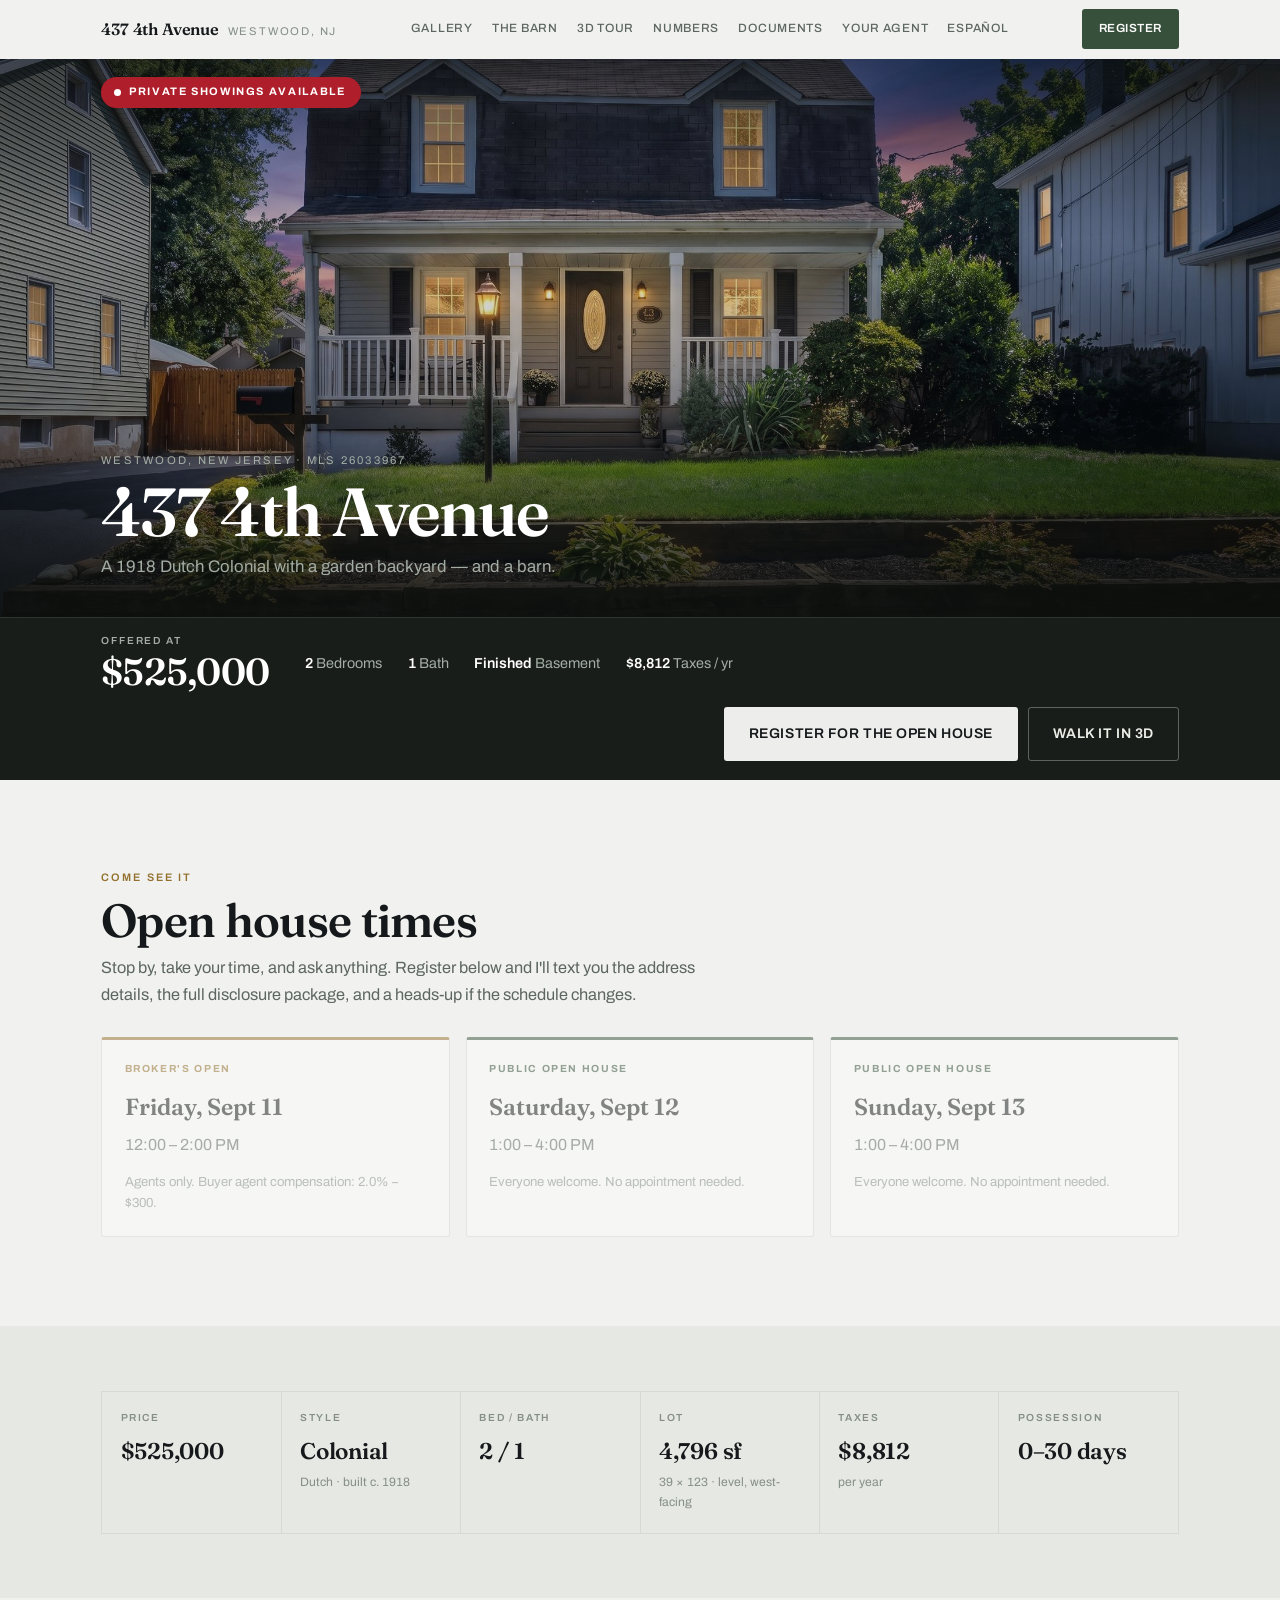
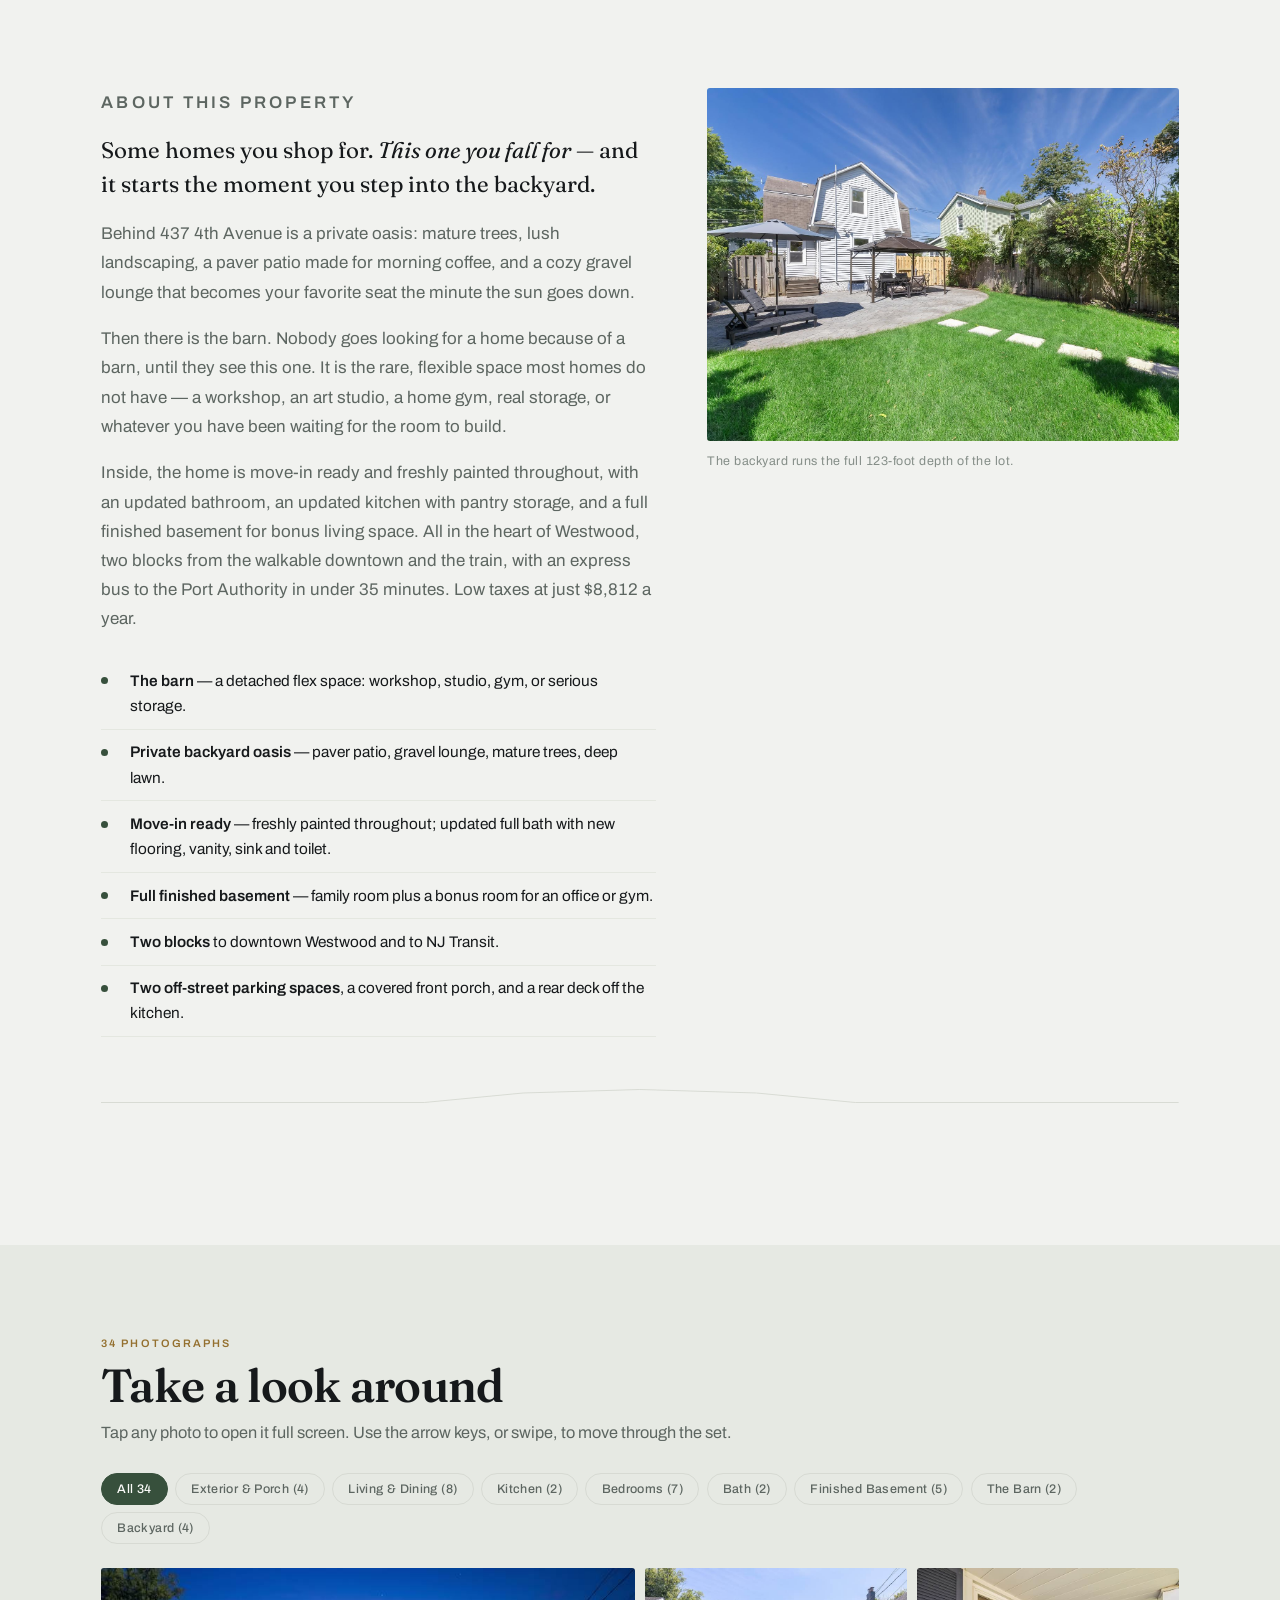
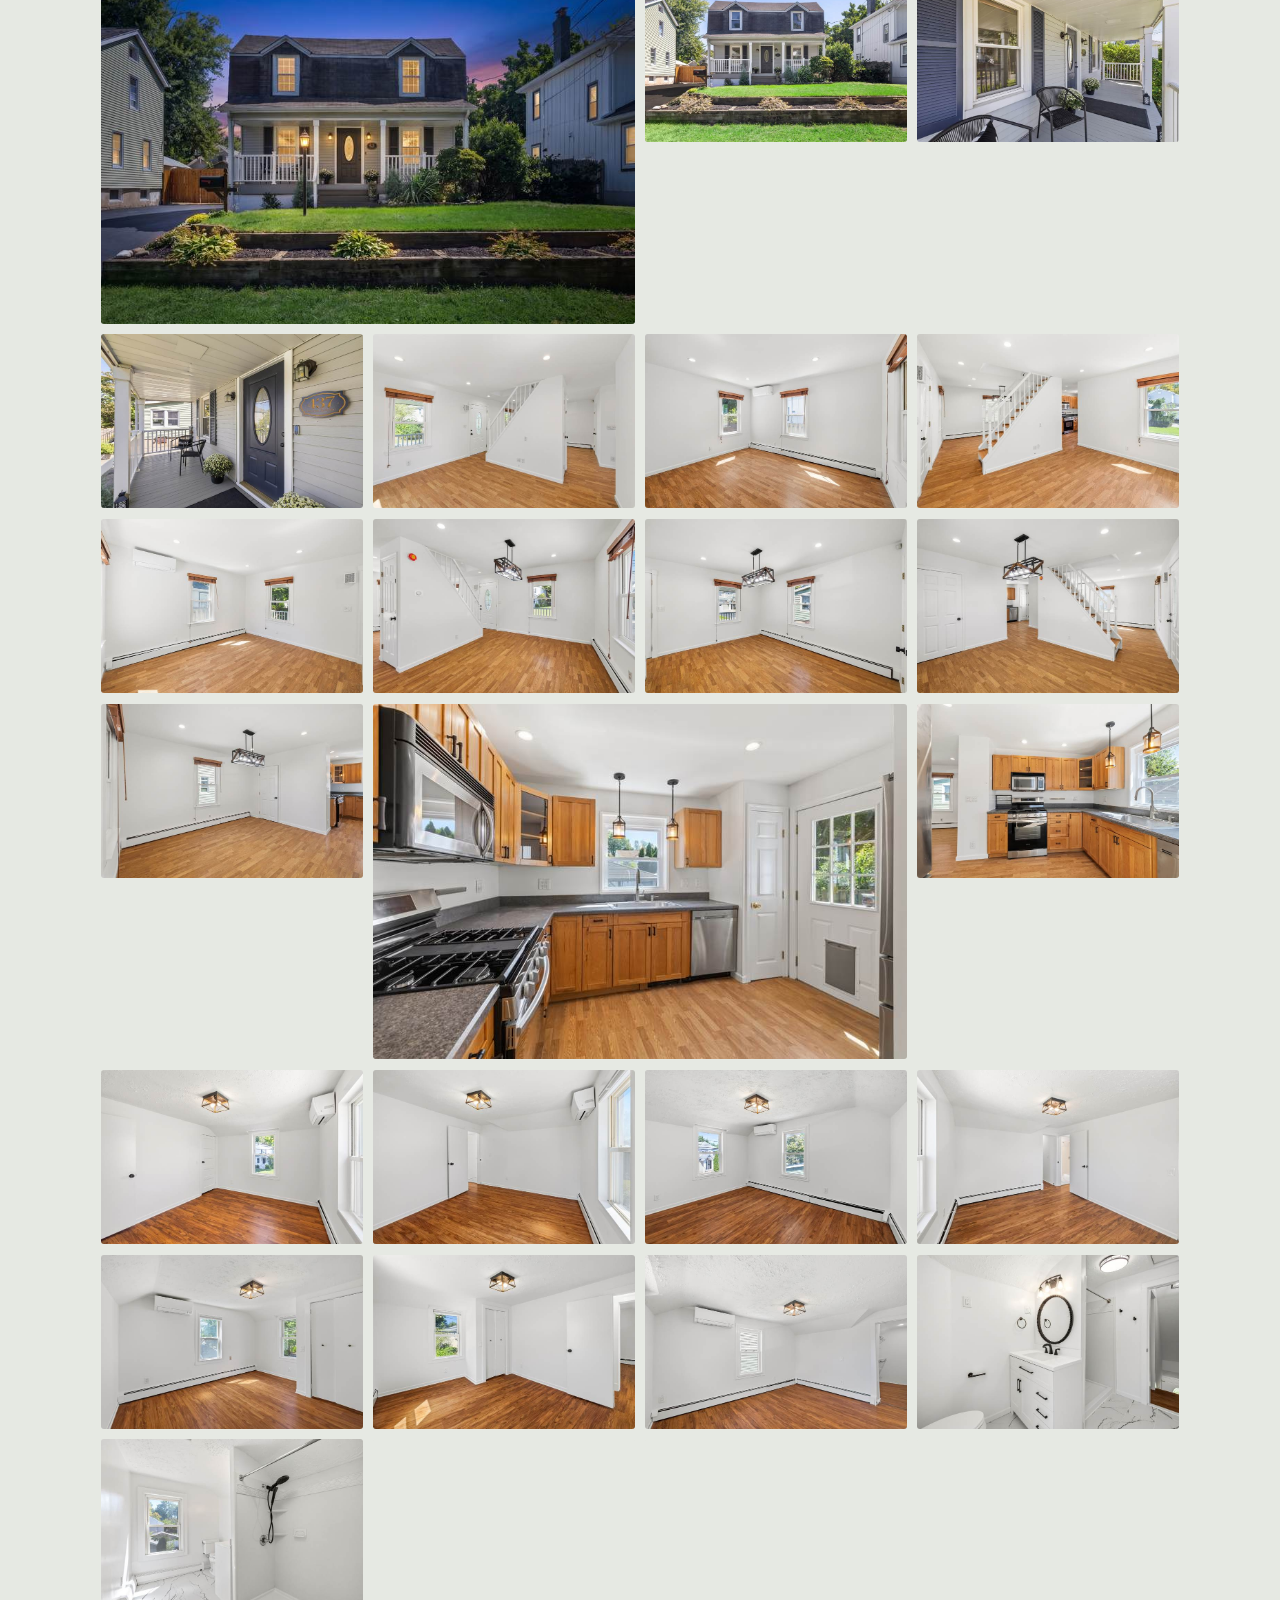
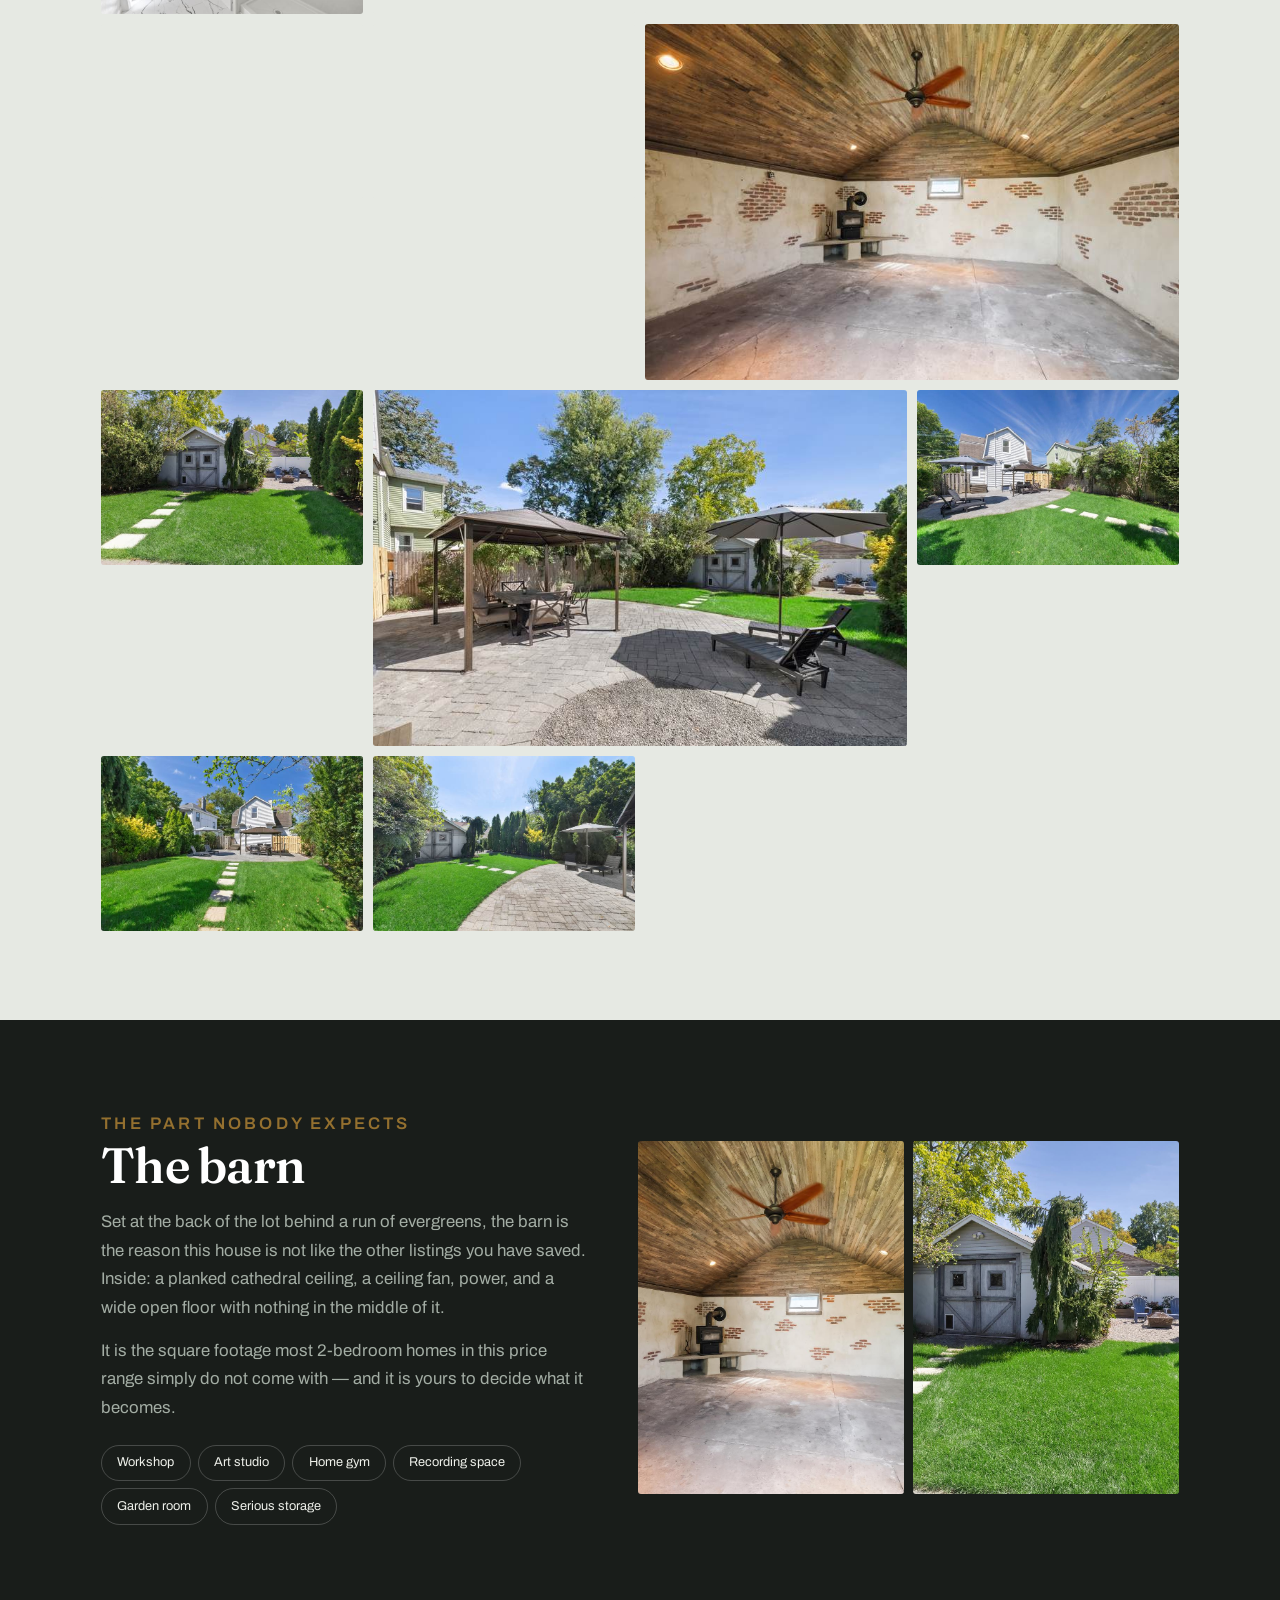
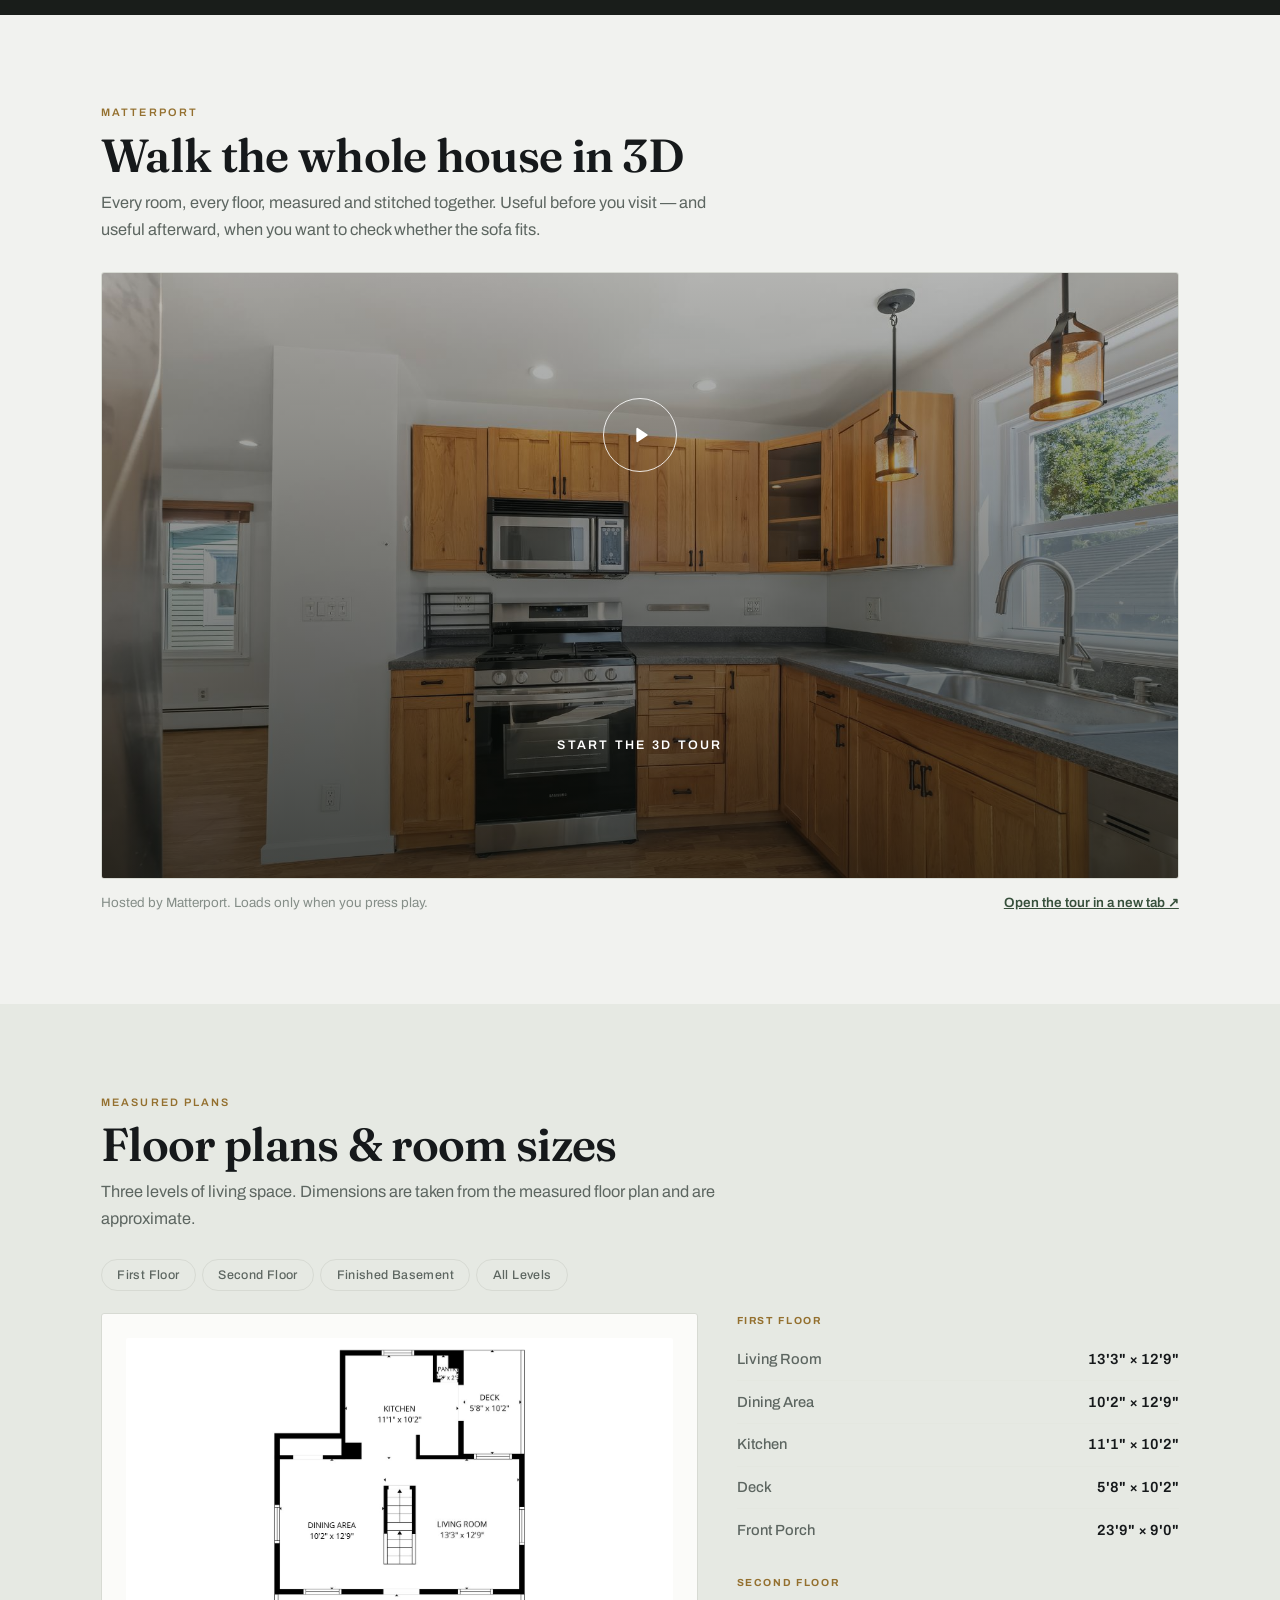
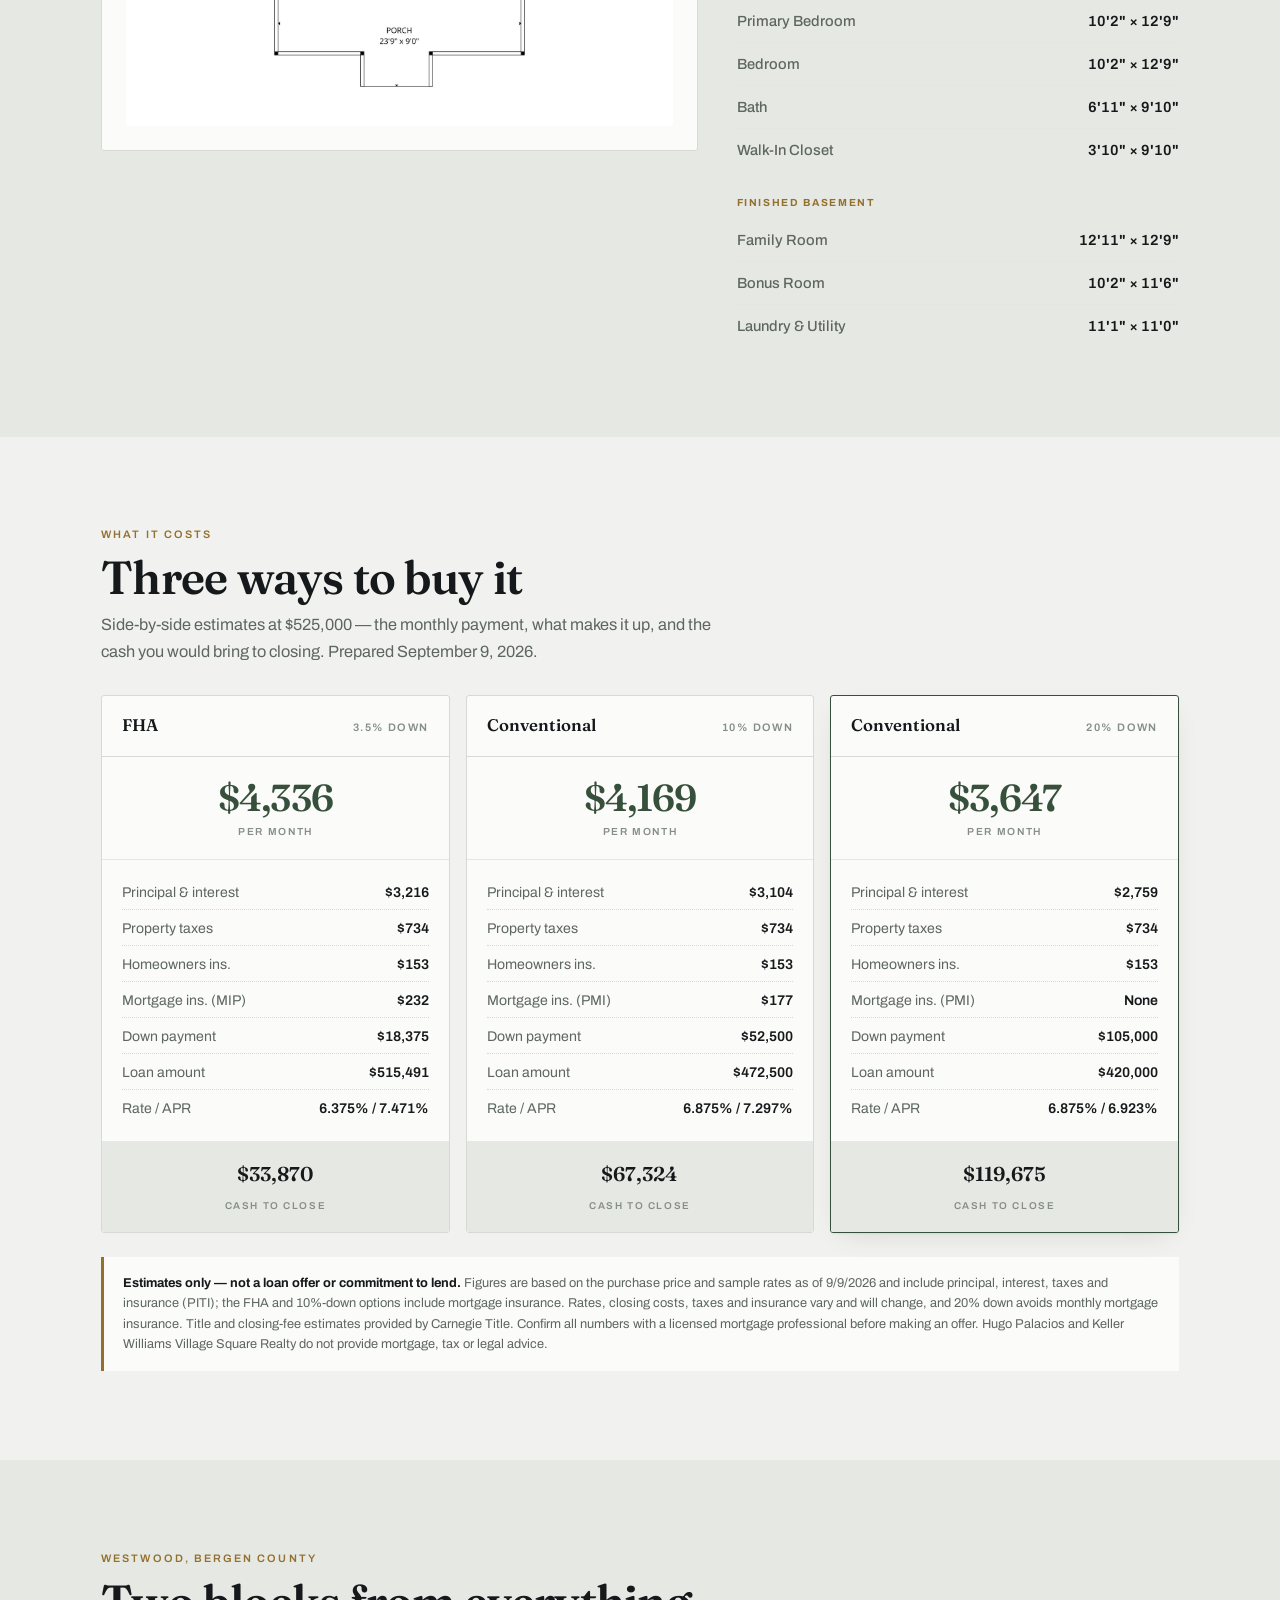
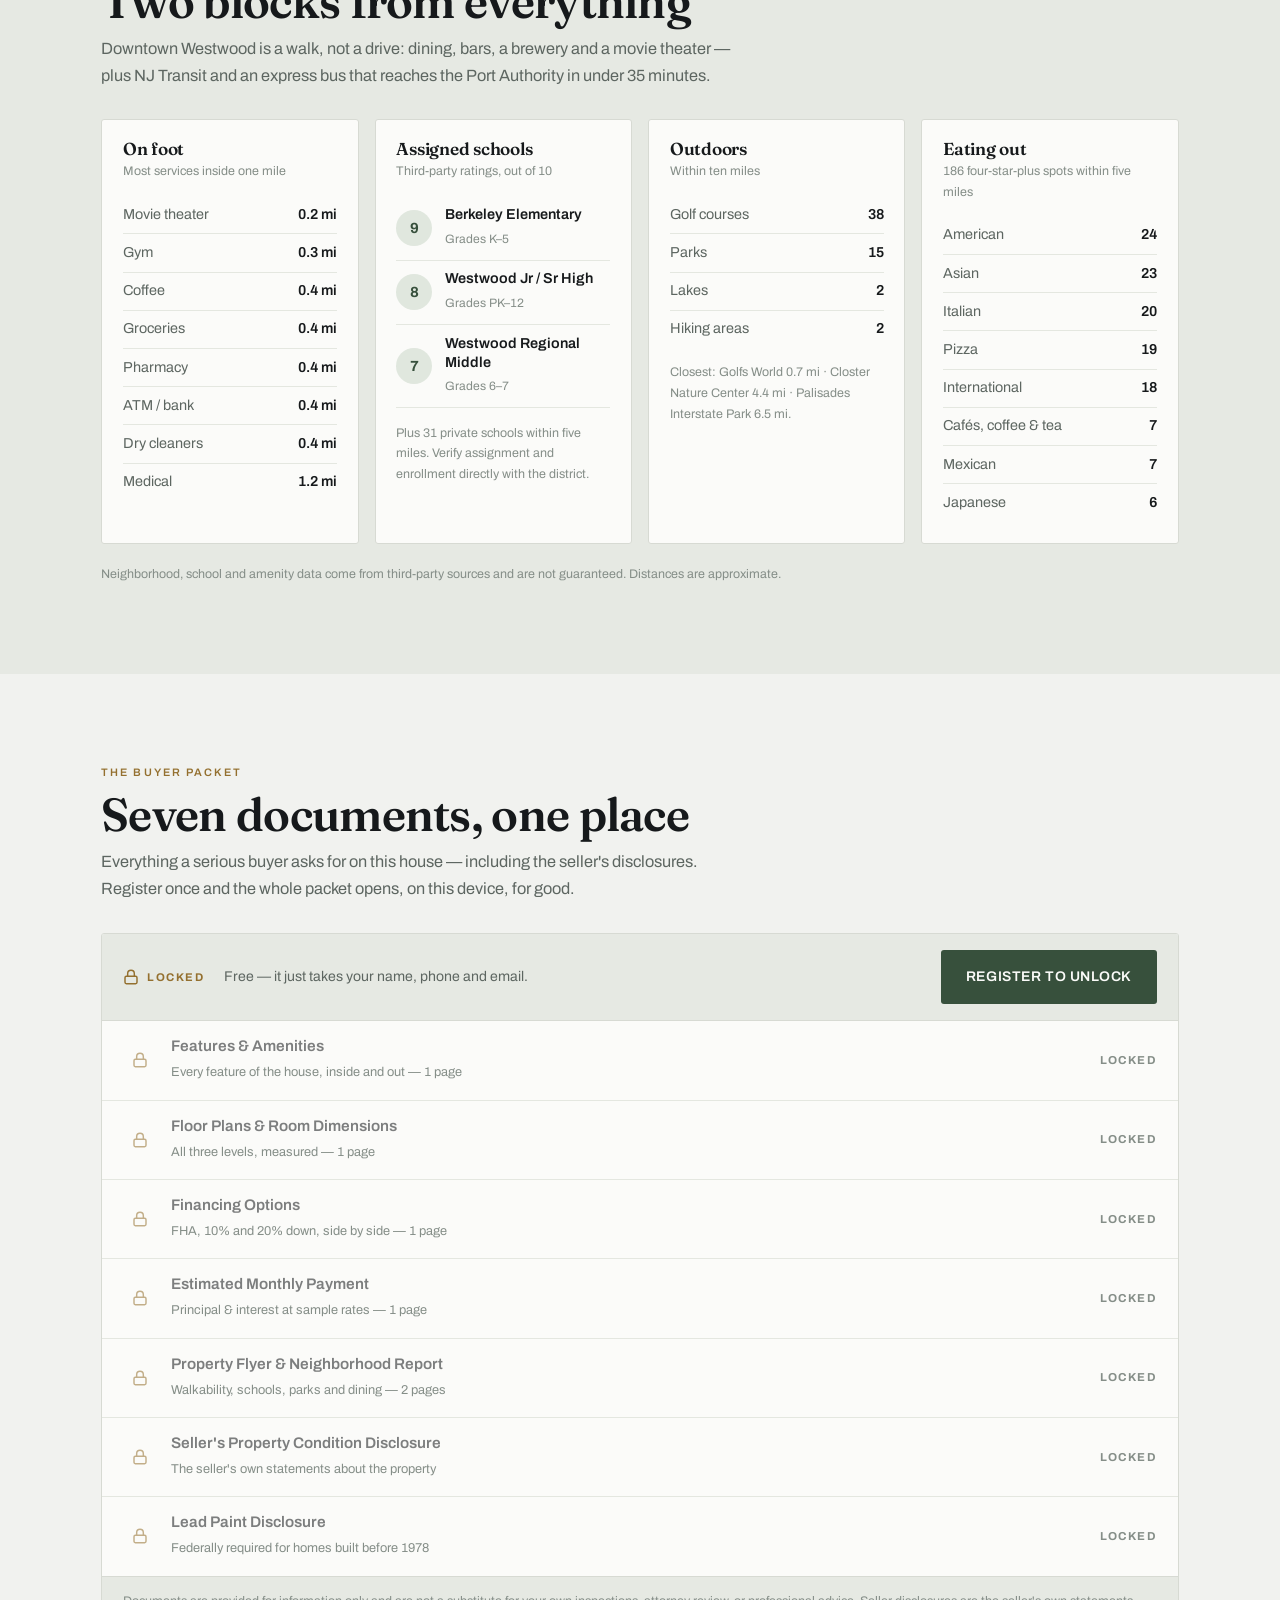
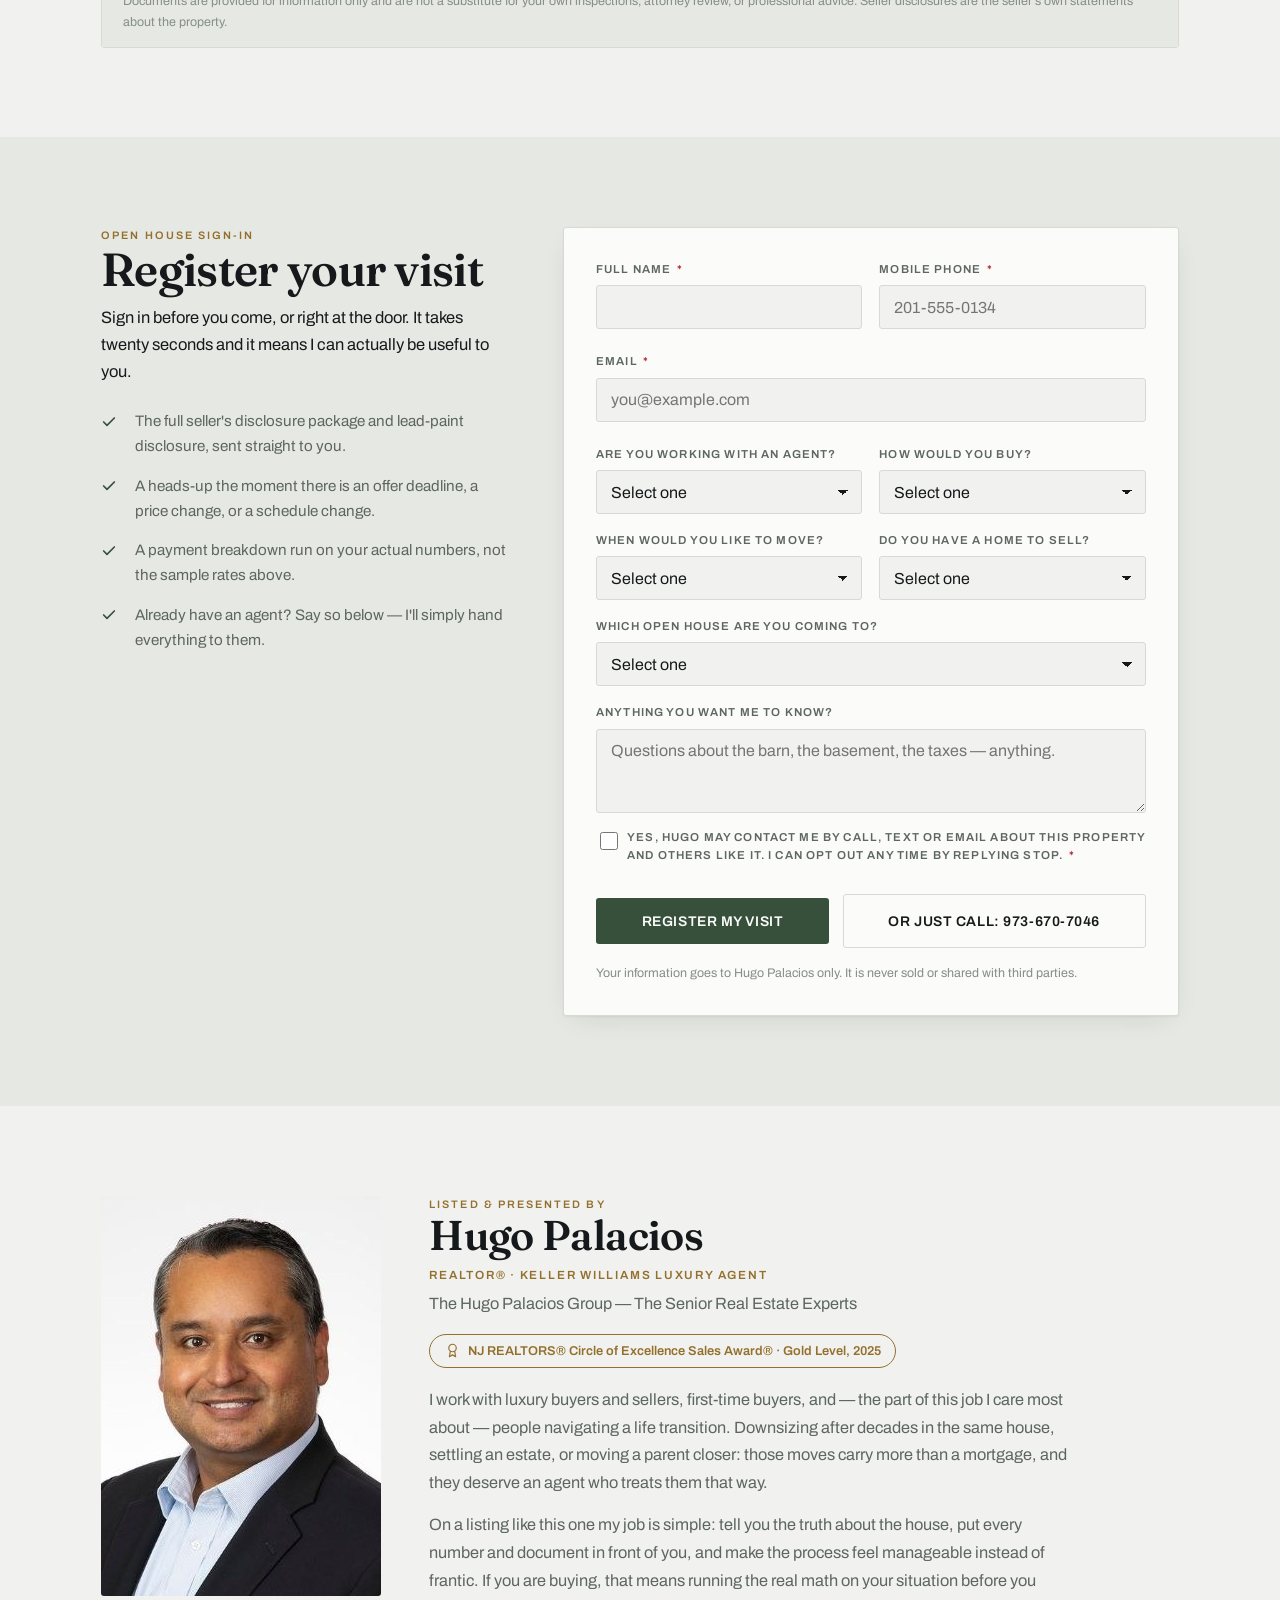
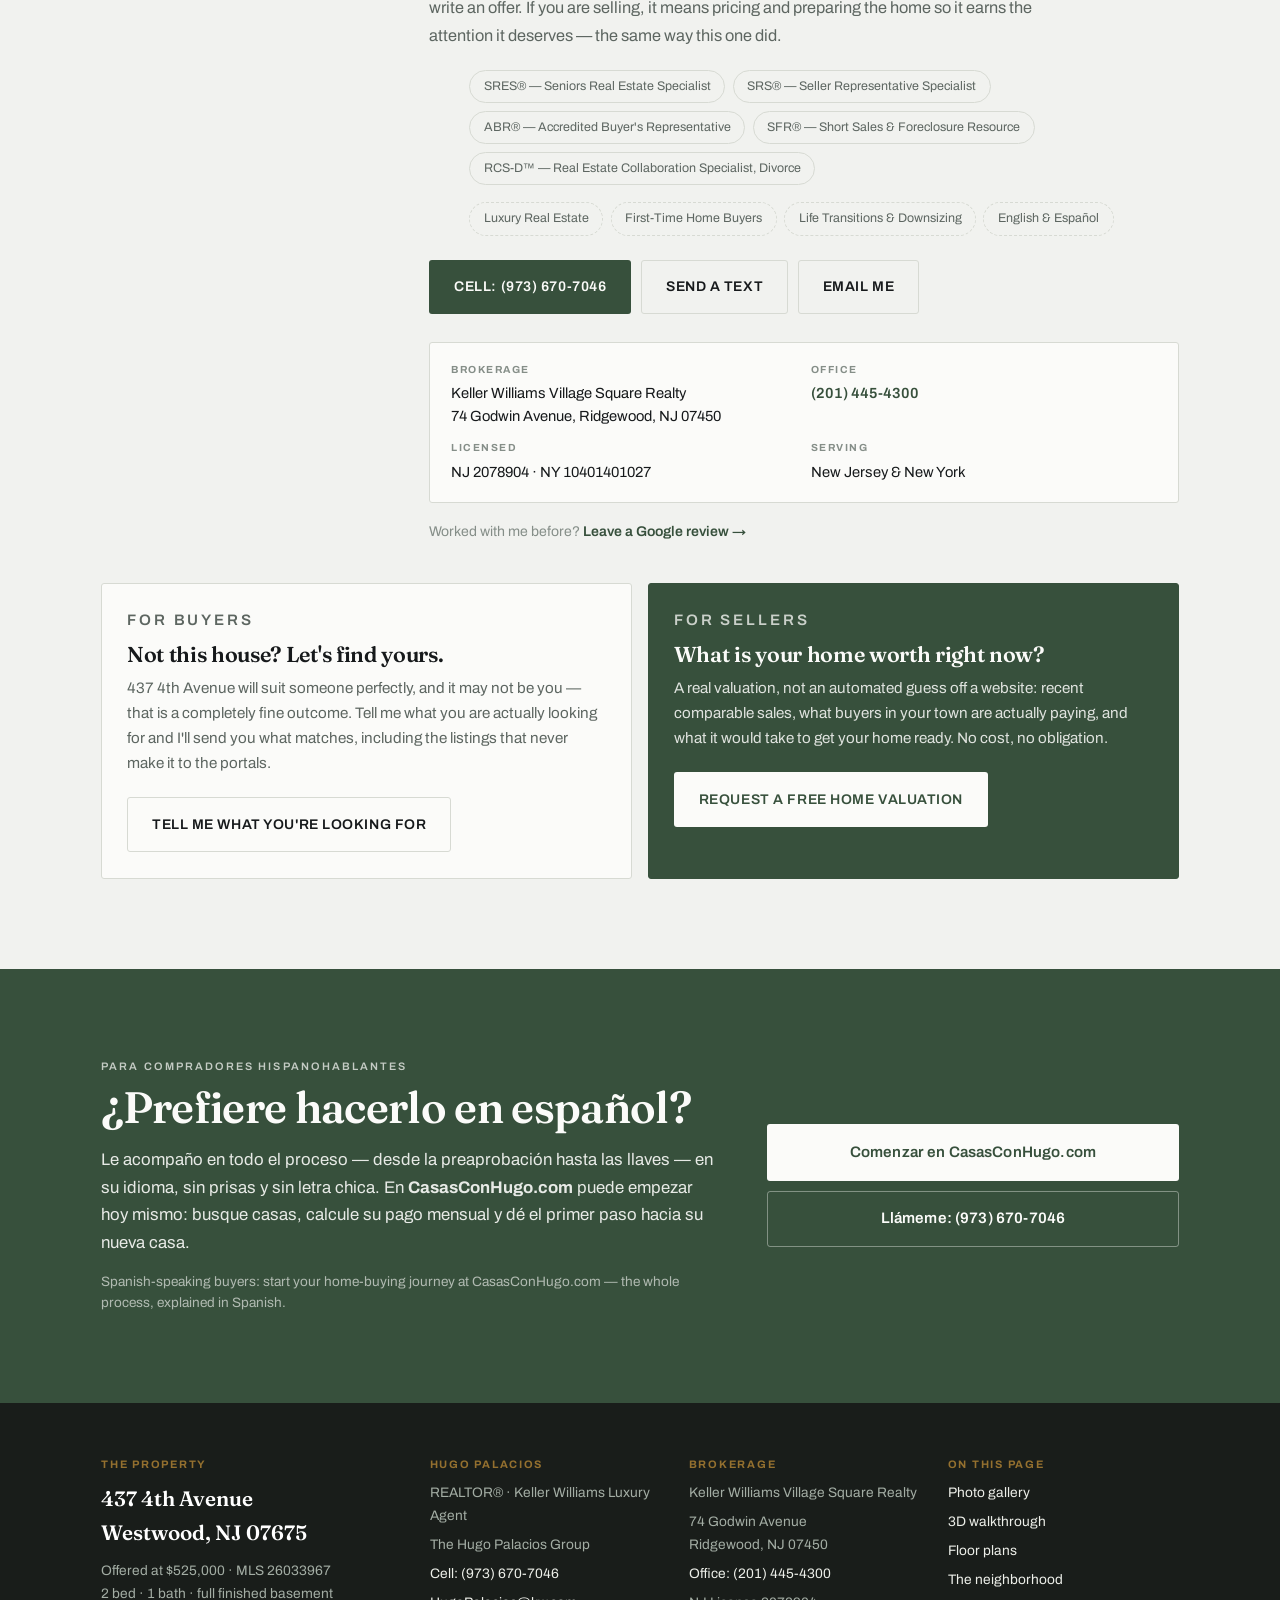
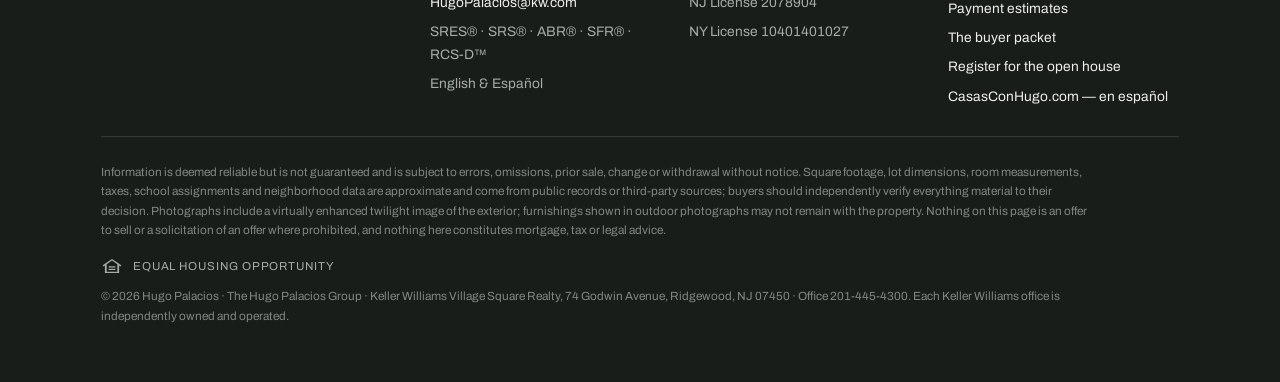
<file: index.html>
<!doctype html>
<html lang="en">
<head>
<meta charset="utf-8">
<meta name="viewport" content="width=device-width, initial-scale=1">
<title>The Barn on 4th</title>
<meta name="description" content="437 4th Avenue, Westwood, New Jersey. A move-in-ready 1918 Dutch Colonial with a private garden backyard and a rare detached barn, two blocks from downtown and the train. Offered at $525,000. Open house Sat 9/12 &amp; Sun 9/13, 1–4 PM.">
<meta property="og:title" content="437 4th Avenue · Westwood, NJ">
<meta property="og:description" content="A 1918 Dutch Colonial with a private garden backyard and a rare detached barn. $525,000. Open house Saturday &amp; Sunday, 1–4 PM.">
<meta property="og:type" content="website">
<meta property="og:image" content="img/hero.jpg">
<meta name="theme-color" content="#191D1A">
<link rel="preconnect" href="https://fonts.googleapis.com">
<link rel="preconnect" href="https://fonts.gstatic.com" crossorigin>
<link rel="stylesheet" href="https://fonts.googleapis.com/css2?family=Archivo:wght@400;500;600;700&family=Fraunces:ital,opsz,wght@0,9..144,400;0,9..144,600;0,9..144,700;1,9..144,400&display=swap">
<link rel="stylesheet" href="styles.css">
</head>
<body>

<!-- ===================================================== top bar ===== -->
<header class="topbar" id="topbar">
  <div class="wrap topbar-inner">
    <a class="brandmark" href="#top">
      <b>437 4th Avenue</b>
      <span>Westwood, NJ</span>
    </a>
    <nav class="navlinks" aria-label="Sections">
      <a href="#gallery">Gallery</a>
      <a href="#barn">The&nbsp;Barn</a>
      <a href="#tour">3D&nbsp;Tour</a>
      <a href="#numbers" class="nav-opt">Numbers</a>
      <a href="#documents">Documents</a>
      <a href="#hugo" class="nav-opt">Your&nbsp;Agent</a>
      <a href="#espanol" lang="es">Español</a>
    </nav>
    <a class="btn btn-primary" href="#register">Register</a>
  </div>
</header>

<!-- ======================================================== hero ===== -->
<section class="hero" id="top">
  <div class="hero-media">
    <img src="img/hero.jpg" alt="437 4th Avenue at dusk: a white Dutch Colonial with a charcoal gambrel roof, lit windows and a covered front porch." fetchpriority="high" width="2200" height="1467">
    <div class="hero-badge">
      <div class="wrap"><span class="pill-live" id="ohPill">Open House This Weekend</span></div>
    </div>
    <div class="hero-copy">
      <div class="wrap">
        <p class="kicker">Westwood, New Jersey · MLS 26033967</p>
        <h1>437 4th Avenue</h1>
        <p class="sub">A 1918 Dutch Colonial with a garden backyard — and a barn.</p>
      </div>
    </div>
  </div>
  <div class="hero-rail">
    <div class="wrap hero-rail-inner">
      <p class="hero-price"><small>Offered at</small>$525,000</p>
      <div class="hero-facts">
        <span><b>2</b> Bedrooms</span>
        <span><b>1</b> Bath</span>
        <span><b>Finished</b> Basement</span>
        <span><b>$8,812</b> Taxes / yr</span>
      </div>
      <div class="hero-cta">
        <a class="btn btn-onphoto" href="#register">Register for the Open House</a>
        <a class="btn btn-ghost" style="color:#EDEFE9;border-color:rgba(255,255,255,.3)" href="#tour">Walk it in 3D</a>
      </div>
    </div>
  </div>
</section>

<!-- ================================================= open house ===== -->
<section id="openhouse">
  <div class="wrap">
    <div class="section-head">
      <p class="eyebrow">Come see it</p>
      <h2>Open house times</h2>
      <p class="lede">Stop by, take your time, and ask anything. Register below and I'll text you the address details, the full disclosure package, and a heads-up if the schedule changes.</p>
    </div>

    <div class="oh-grid" id="ohGrid">
      <div class="oh-card is-broker" data-end="2026-09-11T14:00:00">
        <span class="tag">Broker's Open</span>
        <span class="day">Friday, Sept 11</span>
        <span class="time">12:00 – 2:00 PM</span>
        <span class="note">Agents only. Buyer agent compensation: 2.0% − $300.</span>
      </div>
      <div class="oh-card" data-end="2026-09-12T16:00:00">
        <span class="tag">Public Open House</span>
        <span class="day">Saturday, Sept 12</span>
        <span class="time">1:00 – 4:00 PM</span>
        <span class="note">Everyone welcome. No appointment needed.</span>
      </div>
      <div class="oh-card" data-end="2026-09-13T16:00:00">
        <span class="tag">Public Open House</span>
        <span class="day">Sunday, Sept 13</span>
        <span class="time">1:00 – 4:00 PM</span>
        <span class="note">Everyone welcome. No appointment needed.</span>
      </div>
    </div>
  </div>
</section>

<!-- ======================================================= stats ===== -->
<section class="band-alt" style="padding-block:0">
  <div class="wrap" style="padding-block:clamp(2rem,4vw,3rem)">
    <dl class="stats">
      <div class="stat"><dt>Price</dt><dd>$525,000</dd></div>
      <div class="stat"><dt>Style</dt><dd>Colonial<small>Dutch · built c. 1918</small></dd></div>
      <div class="stat"><dt>Bed / Bath</dt><dd>2 / 1</dd></div>
      <div class="stat"><dt>Lot</dt><dd>4,796 sf<small>39 × 123 · level, west-facing</small></dd></div>
      <div class="stat"><dt>Taxes</dt><dd>$8,812<small>per year</small></dd></div>
      <div class="stat"><dt>Possession</dt><dd>0–30 days</dd></div>
    </dl>
  </div>
</section>

<!-- ======================================================= story ===== -->
<section id="story">
  <div class="wrap">
    <div class="story">
      <div class="story-copy">
        <p class="eyebrow">About this property</p>
        <p class="lead">Some homes you shop for. <em>This one you fall for</em> — and it starts the moment you step into the backyard.</p>
        <p>Behind 437 4th Avenue is a private oasis: mature trees, lush landscaping, a paver patio made for morning coffee, and a cozy gravel lounge that becomes your favorite seat the minute the sun goes down.</p>
        <p>Then there is the barn. Nobody goes looking for a home because of a barn, until they see this one. It is the rare, flexible space most homes do not have — a workshop, an art studio, a home gym, real storage, or whatever you have been waiting for the room to build.</p>
        <p>Inside, the home is move-in ready and freshly painted throughout, with an updated bathroom, an updated kitchen with pantry storage, and a full finished basement for bonus living space. All in the heart of Westwood, two blocks from the walkable downtown and the train, with an express bus to the Port Authority in under 35 minutes. Low taxes at just $8,812 a year.</p>

        <ul class="hilites">
          <li><span><b>The barn</b> — a detached flex space: workshop, studio, gym, or serious storage.</span></li>
          <li><span><b>Private backyard oasis</b> — paver patio, gravel lounge, mature trees, deep lawn.</span></li>
          <li><span><b>Move-in ready</b> — freshly painted throughout; updated full bath with new flooring, vanity, sink and toilet.</span></li>
          <li><span><b>Full finished basement</b> — family room plus a bonus room for an office or gym.</span></li>
          <li><span><b>Two blocks</b> to downtown Westwood and to NJ Transit.</span></li>
          <li><span><b>Two off-street parking spaces</b>, a covered front porch, and a rear deck off the kitchen.</span></li>
        </ul>
      </div>

      <figure class="story-figure" style="margin:0">
        <img src="img/full/31.jpg" alt="The deep, level backyard: stepping stones through a green lawn leading to a paver patio with a gazebo and lounge seating." loading="lazy" width="1700" height="1133">
        <figcaption>The backyard runs the full 123-foot depth of the lot.</figcaption>
      </figure>
    </div>
    <svg class="gambrel" viewBox="0 0 1200 14" preserveAspectRatio="none" aria-hidden="true" focusable="false">
      <path d="M0 13.5 H360 L470 4 L600 .5 L730 4 L840 13.5 H1200" fill="none" stroke="currentColor" stroke-width="1"/>
    </svg>
  </div>
</section>

<!-- ===================================================== gallery ===== -->
<section class="band-alt" id="gallery">
  <div class="wrap">
    <div class="section-head">
      <p class="eyebrow">34 photographs</p>
      <h2>Take a look around</h2>
      <p class="lede">Tap any photo to open it full screen. Use the arrow keys, or swipe, to move through the set.</p>
    </div>
    <div class="gal-filters" id="galFilters" role="group" aria-label="Filter photos by room"></div>
    <div class="gal" id="gal"></div>
  </div>
</section>

<!-- ======================================================== barn ===== -->
<section class="barn" id="barn">
  <div class="wrap">
    <div class="barn-grid">
      <div>
        <p class="eyebrow">The part nobody expects</p>
        <h2>The barn</h2>
        <p style="margin-top:1rem">Set at the back of the lot behind a run of evergreens, the barn is the reason this house is not like the other listings you have saved. Inside: a planked cathedral ceiling, a ceiling fan, power, and a wide open floor with nothing in the middle of it.</p>
        <p style="margin-top:.9rem">It is the square footage most 2-bedroom homes in this price range simply do not come with — and it is yours to decide what it becomes.</p>
        <ul class="barn-uses">
          <li>Workshop</li><li>Art studio</li><li>Home gym</li><li>Recording space</li>
          <li>Garden room</li><li>Serious storage</li>
        </ul>
      </div>
      <div class="barn-figs">
        <img src="img/full/29.jpg" alt="Inside the barn: planked cathedral ceiling, ceiling fan, painted brick-pattern walls and an open concrete floor." loading="lazy" width="1700" height="1133">
        <img src="img/full/34.jpg" alt="The barn seen from the lawn, with stepping stones leading to its double doors and evergreens along the property line." loading="lazy" width="1700" height="1133">
      </div>
    </div>
  </div>
</section>

<!-- ======================================================== tour ===== -->
<section id="tour">
  <div class="wrap">
    <div class="section-head">
      <p class="eyebrow">Matterport</p>
      <h2>Walk the whole house in 3D</h2>
      <p class="lede">Every room, every floor, measured and stitched together. Useful before you visit — and useful afterward, when you want to check whether the sofa fits.</p>
    </div>

    <div class="tour-shell" id="tourShell">
      <img class="poster" src="img/full/12.jpg" alt="The kitchen, shown as the entry point to the 3D walkthrough." loading="lazy" width="1700" height="1133">
      <button class="tour-overlay" id="tourBtn" type="button">
        <span class="ring" aria-hidden="true">
          <svg width="22" height="22" viewBox="0 0 24 24" fill="currentColor"><path d="M8 5.14v13.72a1 1 0 0 0 1.54.84l10.3-6.86a1 1 0 0 0 0-1.68L9.54 4.3A1 1 0 0 0 8 5.14Z"/></svg>
        </span>
        <span class="label">Start the 3D tour</span>
      </button>
    </div>
    <div class="tour-foot">
      <span>Hosted by Matterport. Loads only when you press play.</span>
      <a href="https://my.matterport.com/show/?m=VK7uKFxX1Vh" target="_blank" rel="noopener">Open the tour in a new tab ↗</a>
    </div>
  </div>
</section>

<!-- ======================================================= plans ===== -->
<section class="band-alt" id="plans">
  <div class="wrap">
    <div class="section-head">
      <p class="eyebrow">Measured plans</p>
      <h2>Floor plans &amp; room sizes</h2>
      <p class="lede">Three levels of living space. Dimensions are taken from the measured floor plan and are approximate.</p>
    </div>

    <div class="plan-tabs" id="planTabs" role="tablist" aria-label="Floor plans">
      <button class="chip" role="tab" aria-selected="true" aria-controls="planPanel" data-plan="first">First Floor</button>
      <button class="chip" role="tab" aria-selected="false" aria-controls="planPanel" data-plan="second">Second Floor</button>
      <button class="chip" role="tab" aria-selected="false" aria-controls="planPanel" data-plan="basement">Finished Basement</button>
      <button class="chip" role="tab" aria-selected="false" aria-controls="planPanel" data-plan="all">All Levels</button>
    </div>

    <div class="plan-body">
      <div class="plan-view" id="planPanel" role="tabpanel">
        <img id="planImg" src="img/plan/first.jpg" alt="First floor plan: porch, living room, dining area, kitchen with pantry, and rear deck." width="1500" height="1065">
      </div>

      <div>
        <div class="dim-group">
          <table class="dims">
            <caption>First Floor</caption>
            <tbody>
              <tr><th scope="row">Living Room</th><td>13'3" × 12'9"</td></tr>
              <tr><th scope="row">Dining Area</th><td>10'2" × 12'9"</td></tr>
              <tr><th scope="row">Kitchen</th><td>11'1" × 10'2"</td></tr>
              <tr><th scope="row">Deck</th><td>5'8" × 10'2"</td></tr>
              <tr><th scope="row">Front Porch</th><td>23'9" × 9'0"</td></tr>
            </tbody>
          </table>
        </div>
        <div class="dim-group">
          <table class="dims">
            <caption>Second Floor</caption>
            <tbody>
              <tr><th scope="row">Primary Bedroom</th><td>10'2" × 12'9"</td></tr>
              <tr><th scope="row">Bedroom</th><td>10'2" × 12'9"</td></tr>
              <tr><th scope="row">Bath</th><td>6'11" × 9'10"</td></tr>
              <tr><th scope="row">Walk-In Closet</th><td>3'10" × 9'10"</td></tr>
            </tbody>
          </table>
        </div>
        <div class="dim-group">
          <table class="dims">
            <caption>Finished Basement</caption>
            <tbody>
              <tr><th scope="row">Family Room</th><td>12'11" × 12'9"</td></tr>
              <tr><th scope="row">Bonus Room</th><td>10'2" × 11'6"</td></tr>
              <tr><th scope="row">Laundry &amp; Utility</th><td>11'1" × 11'0"</td></tr>
            </tbody>
          </table>
        </div>
      </div>
    </div>
  </div>
</section>

<!-- ===================================================== numbers ===== -->
<section id="numbers">
  <div class="wrap">
    <div class="section-head">
      <p class="eyebrow">What it costs</p>
      <h2>Three ways to buy it</h2>
      <p class="lede">Side-by-side estimates at $525,000 — the monthly payment, what makes it up, and the cash you would bring to closing. Prepared September 9, 2026.</p>
    </div>

    <div class="fin-grid">
      <div class="fin">
        <div class="fin-head"><b>FHA</b><span>3.5% down</span></div>
        <div class="fin-pay"><b>$4,336</b><span>per month</span></div>
        <dl>
          <div><dt>Principal &amp; interest</dt><dd>$3,216</dd></div>
          <div><dt>Property taxes</dt><dd>$734</dd></div>
          <div><dt>Homeowners ins.</dt><dd>$153</dd></div>
          <div><dt>Mortgage ins. (MIP)</dt><dd>$232</dd></div>
          <div><dt>Down payment</dt><dd>$18,375</dd></div>
          <div><dt>Loan amount</dt><dd>$515,491</dd></div>
          <div><dt>Rate / APR</dt><dd>6.375% / 7.471%</dd></div>
        </dl>
        <div class="fin-foot"><b>$33,870</b><span>Cash to close</span></div>
      </div>

      <div class="fin">
        <div class="fin-head"><b>Conventional</b><span>10% down</span></div>
        <div class="fin-pay"><b>$4,169</b><span>per month</span></div>
        <dl>
          <div><dt>Principal &amp; interest</dt><dd>$3,104</dd></div>
          <div><dt>Property taxes</dt><dd>$734</dd></div>
          <div><dt>Homeowners ins.</dt><dd>$153</dd></div>
          <div><dt>Mortgage ins. (PMI)</dt><dd>$177</dd></div>
          <div><dt>Down payment</dt><dd>$52,500</dd></div>
          <div><dt>Loan amount</dt><dd>$472,500</dd></div>
          <div><dt>Rate / APR</dt><dd>6.875% / 7.297%</dd></div>
        </dl>
        <div class="fin-foot"><b>$67,324</b><span>Cash to close</span></div>
      </div>

      <div class="fin is-best">
        <div class="fin-head"><b>Conventional</b><span>20% down</span></div>
        <div class="fin-pay"><b>$3,647</b><span>per month</span></div>
        <dl>
          <div><dt>Principal &amp; interest</dt><dd>$2,759</dd></div>
          <div><dt>Property taxes</dt><dd>$734</dd></div>
          <div><dt>Homeowners ins.</dt><dd>$153</dd></div>
          <div><dt>Mortgage ins. (PMI)</dt><dd>None</dd></div>
          <div><dt>Down payment</dt><dd>$105,000</dd></div>
          <div><dt>Loan amount</dt><dd>$420,000</dd></div>
          <div><dt>Rate / APR</dt><dd>6.875% / 6.923%</dd></div>
        </dl>
        <div class="fin-foot"><b>$119,675</b><span>Cash to close</span></div>
      </div>
    </div>

    <div class="disclaimer">
      <b>Estimates only — not a loan offer or commitment to lend.</b> Figures are based on the purchase price and sample rates as of 9/9/2026 and include principal, interest, taxes and insurance (PITI); the FHA and 10%-down options include mortgage insurance. Rates, closing costs, taxes and insurance vary and will change, and 20% down avoids monthly mortgage insurance. Title and closing-fee estimates provided by Carnegie Title. Confirm all numbers with a licensed mortgage professional before making an offer. Hugo Palacios and Keller Williams Village Square Realty do not provide mortgage, tax or legal advice.
    </div>
  </div>
</section>

<!-- ================================================ neighborhood ===== -->
<section class="band-alt" id="neighborhood">
  <div class="wrap">
    <div class="section-head">
      <p class="eyebrow">Westwood, Bergen County</p>
      <h2>Two blocks from everything</h2>
      <p class="lede">Downtown Westwood is a walk, not a drive: dining, bars, a brewery and a movie theater — plus NJ Transit and an express bus that reaches the Port Authority in under 35 minutes.</p>
    </div>

    <div class="hood">
      <div class="hood-panel">
        <h3>On foot</h3>
        <p class="sub">Most services inside one mile</p>
        <ul class="walk">
          <li><span>Movie theater</span><b>0.2 mi</b></li>
          <li><span>Gym</span><b>0.3 mi</b></li>
          <li><span>Coffee</span><b>0.4 mi</b></li>
          <li><span>Groceries</span><b>0.4 mi</b></li>
          <li><span>Pharmacy</span><b>0.4 mi</b></li>
          <li><span>ATM / bank</span><b>0.4 mi</b></li>
          <li><span>Dry cleaners</span><b>0.4 mi</b></li>
          <li><span>Medical</span><b>1.2 mi</b></li>
        </ul>
      </div>

      <div class="hood-panel">
        <h3>Assigned schools</h3>
        <p class="sub">Third-party ratings, out of 10</p>
        <div class="school"><span class="score">9</span><span class="who"><b>Berkeley Elementary</b><span>Grades K–5</span></span></div>
        <div class="school"><span class="score">8</span><span class="who"><b>Westwood Jr / Sr High</b><span>Grades PK–12</span></span></div>
        <div class="school"><span class="score">7</span><span class="who"><b>Westwood Regional Middle</b><span>Grades 6–7</span></span></div>
        <p class="sub" style="margin:.9rem 0 0">Plus 31 private schools within five miles. Verify assignment and enrollment directly with the district.</p>
      </div>

      <div class="hood-panel">
        <h3>Outdoors</h3>
        <p class="sub">Within ten miles</p>
        <ul class="walk">
          <li><span>Golf courses</span><b>38</b></li>
          <li><span>Parks</span><b>15</b></li>
          <li><span>Lakes</span><b>2</b></li>
          <li><span>Hiking areas</span><b>2</b></li>
        </ul>
        <p class="sub" style="margin:.9rem 0 0">Closest: Golfs World 0.7 mi · Closter Nature Center 4.4 mi · Palisades Interstate Park 6.5 mi.</p>
      </div>

      <div class="hood-panel">
        <h3>Eating out</h3>
        <p class="sub">186 four-star-plus spots within five miles</p>
        <ul class="walk">
          <li><span>American</span><b>24</b></li>
          <li><span>Asian</span><b>23</b></li>
          <li><span>Italian</span><b>20</b></li>
          <li><span>Pizza</span><b>19</b></li>
          <li><span>International</span><b>18</b></li>
          <li><span>Cafés, coffee &amp; tea</span><b>7</b></li>
          <li><span>Mexican</span><b>7</b></li>
          <li><span>Japanese</span><b>6</b></li>
        </ul>
      </div>
    </div>

    <p class="form-note" style="margin-top:1.25rem">Neighborhood, school and amenity data come from third-party sources and are not guaranteed. Distances are approximate.</p>
  </div>
</section>

<!-- ====================================================== packet ===== -->
<section id="documents">
  <div class="wrap">
    <div class="section-head">
      <p class="eyebrow">The buyer packet</p>
      <h2>Seven documents, one place</h2>
      <p class="lede">Everything a serious buyer asks for on this house — including the seller's disclosures. Register once and the whole packet opens, on this device, for good.</p>
    </div>

    <div class="packet-shell is-locked" id="packet">
      <div class="packet-bar">
        <span class="state locked" id="packetState">
          <svg width="14" height="14" viewBox="0 0 24 24" fill="none" stroke="currentColor" stroke-width="2.4" stroke-linecap="round" stroke-linejoin="round"><rect x="3" y="11" width="18" height="11" rx="2"/><path d="M7 11V7a5 5 0 0 1 10 0v4"/></svg>
          <span id="packetStateText">Locked</span>
        </span>
        <span class="why" id="packetWhy">Free — it just takes your name, phone and email.</span>
        <a class="btn btn-primary" href="#register" id="packetCta">Register to unlock</a>
      </div>

      <ul class="docs" id="docs"></ul>

      <p class="packet-foot">Documents are provided for information only and are not a substitute for your own inspections, attorney review, or professional advice. Seller disclosures are the seller's own statements about the property.</p>
    </div>
  </div>
</section>

<!-- ==================================================== register ===== -->
<section class="register" id="register">
  <div class="wrap">
    <div class="reg-grid">
      <div>
        <p class="eyebrow">Open house sign-in</p>
        <h2 style="font-size:clamp(1.85rem,4.2vw,2.9rem)">Register your visit</h2>
        <p class="lede" style="margin-top:.55rem">Sign in before you come, or right at the door. It takes twenty seconds and it means I can actually be useful to you.</p>
        <ul class="reg-why">
          <li>
            <svg width="16" height="16" viewBox="0 0 24 24" fill="none" stroke="currentColor" stroke-width="2.5" stroke-linecap="round" stroke-linejoin="round"><polyline points="20 6 9 17 4 12"/></svg>
            <span>The full seller's disclosure package and lead-paint disclosure, sent straight to you.</span>
          </li>
          <li>
            <svg width="16" height="16" viewBox="0 0 24 24" fill="none" stroke="currentColor" stroke-width="2.5" stroke-linecap="round" stroke-linejoin="round"><polyline points="20 6 9 17 4 12"/></svg>
            <span>A heads-up the moment there is an offer deadline, a price change, or a schedule change.</span>
          </li>
          <li>
            <svg width="16" height="16" viewBox="0 0 24 24" fill="none" stroke="currentColor" stroke-width="2.5" stroke-linecap="round" stroke-linejoin="round"><polyline points="20 6 9 17 4 12"/></svg>
            <span>A payment breakdown run on your actual numbers, not the sample rates above.</span>
          </li>
          <li>
            <svg width="16" height="16" viewBox="0 0 24 24" fill="none" stroke="currentColor" stroke-width="2.5" stroke-linecap="round" stroke-linejoin="round"><polyline points="20 6 9 17 4 12"/></svg>
            <span>Already have an agent? Say so below — I'll simply hand everything to them.</span>
          </li>
        </ul>
      </div>

      <div>
        <form class="reg" id="regForm" novalidate>
          <div class="fields">
            <div class="field">
              <label for="f-name">Full name <span class="req" aria-hidden="true">*</span></label>
              <input id="f-name" name="name" type="text" autocomplete="name" required>
              <span class="err" data-err="name"></span>
            </div>
            <div class="field">
              <label for="f-phone">Mobile phone <span class="req" aria-hidden="true">*</span></label>
              <input id="f-phone" name="phone" type="tel" autocomplete="tel" inputmode="tel" placeholder="201-555-0134" required>
              <span class="err" data-err="phone"></span>
            </div>
            <div class="field full">
              <label for="f-email">Email <span class="req" aria-hidden="true">*</span></label>
              <input id="f-email" name="email" type="email" autocomplete="email" inputmode="email" placeholder="you@example.com" required>
              <span class="err" data-err="email"></span>
            </div>

            <div class="field">
              <label for="f-agent">Are you working with an agent?</label>
              <select id="f-agent" name="working_with_agent">
                <option value="">Select one</option>
                <option>No — I'm on my own</option>
                <option>Yes — I have an agent</option>
                <option>I'm an agent with a buyer</option>
              </select>
            </div>
            <div class="field">
              <label for="f-financing">How would you buy?</label>
              <select id="f-financing" name="financing">
                <option value="">Select one</option>
                <option>Pre-approved already</option>
                <option>Need a lender referral</option>
                <option>Paying cash</option>
                <option>Still figuring it out</option>
              </select>
            </div>

            <div class="field">
              <label for="f-timeline">When would you like to move?</label>
              <select id="f-timeline" name="timeline">
                <option value="">Select one</option>
                <option>Right away — 0 to 3 months</option>
                <option>3 to 6 months</option>
                <option>6 to 12 months</option>
                <option>Just starting to look</option>
              </select>
            </div>
            <div class="field">
              <label for="f-sell">Do you have a home to sell?</label>
              <select id="f-sell" name="home_to_sell">
                <option value="">Select one</option>
                <option>No</option>
                <option>Yes — and I'd like it valued</option>
                <option>Yes — already listed</option>
              </select>
            </div>

            <div class="field full">
              <label for="f-when">Which open house are you coming to?</label>
              <select id="f-when" name="visiting">
                <option value="">Select one</option>
                <option>Saturday, Sept 12 · 1–4 PM</option>
                <option>Sunday, Sept 13 · 1–4 PM</option>
                <option>I'm signing in at the door right now</option>
                <option>I'd like a private showing instead</option>
              </select>
            </div>

            <div class="field full">
              <label for="f-notes">Anything you want me to know?</label>
              <textarea id="f-notes" name="notes" rows="3" placeholder="Questions about the barn, the basement, the taxes — anything."></textarea>
            </div>

            <div class="field full">
              <label class="consent">
                <input type="checkbox" id="f-consent" name="consent" required>
                <span>Yes, Hugo may contact me by call, text or email about this property and others like it. I can opt out any time by replying STOP. <span class="req" aria-hidden="true">*</span></span>
              </label>
              <span class="err" data-err="consent"></span>
            </div>
          </div>

          <div class="form-actions">
            <button class="btn btn-primary" type="submit" id="regSubmit">Register my visit</button>
            <a class="btn btn-ghost" href="tel:+19736707046">Or just call: 973-670-7046</a>
          </div>
          <p class="form-note">Your information goes to Hugo Palacios only. It is never sold or shared with third parties.</p>
        </form>

        <div class="reg-done" id="regDone" role="status" aria-live="polite">
          <div class="tick">
            <svg width="26" height="26" viewBox="0 0 24 24" fill="none" stroke="currentColor" stroke-width="2.5" stroke-linecap="round" stroke-linejoin="round"><polyline points="20 6 9 17 4 12"/></svg>
          </div>
          <h3>You're registered</h3>
          <p id="regDoneMsg">Thanks — I've got your details and I'll be in touch shortly with the disclosure package. See you at the house.</p>
          <a class="btn btn-ghost" href="#gallery">Back to the photos</a>
        </div>
      </div>
    </div>
  </div>
</section>

<!-- ======================================================= agent ===== -->
<section id="hugo">
  <div class="wrap">
    <div class="agent-grid">
      <div class="agent-photo">
        <img src="img/agent/hugo.jpg" alt="Hugo A. Palacios, REALTOR®, Keller Williams Village Square Realty." loading="lazy" width="560" height="800">
      </div>
      <div>
        <p class="eyebrow">Listed &amp; presented by</p>
        <h2 class="agent-name">Hugo Palacios</h2>
        <p class="agent-role">REALTOR® · Keller Williams Luxury Agent</p>
        <p class="agent-sub">The Hugo Palacios Group — The Senior Real Estate Experts</p>

        <p class="award">
          <svg width="15" height="15" viewBox="0 0 24 24" fill="none" stroke="currentColor" stroke-width="1.9" stroke-linecap="round" stroke-linejoin="round" aria-hidden="true"><circle cx="12" cy="8" r="6"/><path d="M15.5 13.5 17 22l-5-3-5 3 1.5-8.5"/></svg>
          NJ REALTORS® Circle of Excellence Sales Award® · Gold Level, 2025
        </p>

        <div class="agent-bio">
          <p>I work with luxury buyers and sellers, first-time buyers, and — the part of this job I care most about — people navigating a life transition. Downsizing after decades in the same house, settling an estate, or moving a parent closer: those moves carry more than a mortgage, and they deserve an agent who treats them that way.</p>
          <p>On a listing like this one my job is simple: tell you the truth about the house, put every number and document in front of you, and make the process feel manageable instead of frantic. If you are buying, that means running the real math on your situation before you write an offer. If you are selling, it means pricing and preparing the home so it earns the attention it deserves — the same way this one did.</p>
        </div>

        <ul class="agent-meta">
          <li>SRES® — Seniors Real Estate Specialist</li>
          <li>SRS® — Seller Representative Specialist</li>
          <li>ABR® — Accredited Buyer's Representative</li>
          <li>SFR® — Short Sales &amp; Foreclosure Resource</li>
          <li>RCS-D™ — Real Estate Collaboration Specialist, Divorce</li>
        </ul>

        <ul class="agent-meta">
          <li>Luxury Real Estate</li>
          <li>First-Time Home Buyers</li>
          <li>Life Transitions &amp; Downsizing</li>
          <li>English &amp; Español</li>
        </ul>

        <div class="agent-contact">
          <a class="btn btn-primary" href="tel:+19736707046">Cell: (973) 670-7046</a>
          <a class="btn btn-ghost" href="sms:+19736707046">Send a text</a>
          <a class="btn btn-ghost" href="mailto:HugoPalacios@kw.com?subject=437%204th%20Avenue%2C%20Westwood">Email me</a>
        </div>

        <dl class="agent-card">
          <div><dt>Brokerage</dt><dd>Keller Williams Village Square Realty<br>74 Godwin Avenue, Ridgewood, NJ 07450</dd></div>
          <div><dt>Office</dt><dd><a href="tel:+12014454300">(201) 445-4300</a></dd></div>
          <div><dt>Licensed</dt><dd>NJ 2078904 · NY 10401401027</dd></div>
          <div><dt>Serving</dt><dd>New Jersey &amp; New York</dd></div>
        </dl>

        <p class="review-line">Worked with me before?
          <a href="https://g.page/r/CQkBe6HQ1G6oEAE/review" target="_blank" rel="noopener">Leave a Google review →</a>
        </p>
      </div>
    </div>

    <div class="funnels">
      <div class="funnel">
        <p class="eyebrow">For buyers</p>
        <h3>Not this house? Let's find yours.</h3>
        <p>437 4th Avenue will suit someone perfectly, and it may not be you — that is a completely fine outcome. Tell me what you are actually looking for and I'll send you what matches, including the listings that never make it to the portals.</p>
        <a class="btn btn-ghost" href="mailto:hugopalacios@kw.com?subject=I'm%20looking%20for%20a%20home&amp;body=Hi%20Hugo%2C%20here's%20what%20I'm%20looking%20for%3A%0A%0ATowns%3A%0ABedrooms%3A%0ABudget%3A%0ATimeline%3A%0A">Tell me what you're looking for</a>
      </div>
      <div class="funnel is-sell">
        <p class="eyebrow" style="color:inherit;opacity:.75">For sellers</p>
        <h3>What is your home worth right now?</h3>
        <p>A real valuation, not an automated guess off a website: recent comparable sales, what buyers in your town are actually paying, and what it would take to get your home ready. No cost, no obligation.</p>
        <a class="btn" href="mailto:hugopalacios@kw.com?subject=Home%20valuation%20request&amp;body=Hi%20Hugo%2C%20I'd%20like%20to%20know%20what%20my%20home%20is%20worth.%0A%0AAddress%3A%0ABest%20number%20to%20reach%20me%3A%0ATimeline%3A%0A">Request a free home valuation</a>
      </div>
    </div>
  </div>
</section>

<!-- ==================================================== español ===== -->
<section class="es-band" id="espanol">
  <div class="wrap es-grid">
    <div>
      <p class="eyebrow">Para compradores hispanohablantes</p>
      <h2 lang="es">¿Prefiere hacerlo en español?</h2>
      <p class="es-lede" lang="es">Le acompaño en todo el proceso — desde la preaprobación hasta las llaves — en su idioma, sin prisas y sin letra chica. En <strong>CasasConHugo.com</strong> puede empezar hoy mismo: busque casas, calcule su pago mensual y dé el primer paso hacia su nueva casa.</p>
      <p class="es-en">Spanish-speaking buyers: start your home-buying journey at CasasConHugo.com — the whole process, explained in Spanish.</p>
    </div>
    <div class="es-cta">
      <a class="btn" href="https://casasconhugo.com/" target="_blank" rel="noopener" hreflang="es" lang="es">Comenzar en CasasConHugo.com</a>
      <a class="btn btn-quiet" href="tel:+19736707046" lang="es">Llámeme: (973) 670-7046</a>
    </div>
  </div>
</section>

<!-- ====================================================== footer ===== -->
<footer class="foot">
  <div class="wrap">
    <div class="foot-top">
      <div>
        <h4>The property</h4>
        <p class="foot-addr">437 4th Avenue<br>Westwood, NJ 07675</p>
        <p style="margin-top:.6rem">Offered at $525,000 · MLS 26033967<br>2 bed · 1 bath · full finished basement</p>
      </div>
      <div>
        <h4>Hugo Palacios</h4>
        <ul>
          <li>REALTOR® · Keller Williams Luxury Agent</li>
          <li>The Hugo Palacios Group</li>
          <li><a href="tel:+19736707046">Cell: (973) 670-7046</a></li>
          <li><a href="mailto:HugoPalacios@kw.com">HugoPalacios@kw.com</a></li>
          <li>SRES® · SRS® · ABR® · SFR® · RCS-D™</li>
          <li>English &amp; Español</li>
        </ul>
      </div>
      <div>
        <h4>Brokerage</h4>
        <ul>
          <li>Keller Williams Village Square Realty</li>
          <li>74 Godwin Avenue<br>Ridgewood, NJ 07450</li>
          <li><a href="tel:+12014454300">Office: (201) 445-4300</a></li>
          <li>NJ License 2078904</li>
          <li>NY License 10401401027</li>
        </ul>
      </div>
      <div>
        <h4>On this page</h4>
        <ul>
          <li><a href="#gallery">Photo gallery</a></li>
          <li><a href="#tour">3D walkthrough</a></li>
          <li><a href="#plans">Floor plans</a></li>
          <li><a href="#neighborhood">The neighborhood</a></li>
          <li><a href="#numbers">Payment estimates</a></li>
          <li><a href="#documents">The buyer packet</a></li>
          <li><a href="#register">Register for the open house</a></li>
          <li><a href="https://casasconhugo.com/" target="_blank" rel="noopener" hreflang="es" lang="es">CasasConHugo.com — en español</a></li>
        </ul>
      </div>
    </div>

    <div class="foot-fine">
      <p>Information is deemed reliable but is not guaranteed and is subject to errors, omissions, prior sale, change or withdrawal without notice. Square footage, lot dimensions, room measurements, taxes, school assignments and neighborhood data are approximate and come from public records or third-party sources; buyers should independently verify everything material to their decision. Photographs include a virtually enhanced twilight image of the exterior; furnishings shown in outdoor photographs may not remain with the property. Nothing on this page is an offer to sell or a solicitation of an offer where prohibited, and nothing here constitutes mortgage, tax or legal advice.</p>
      <p class="eho">
        <svg width="22" height="16" viewBox="0 0 24 18" fill="currentColor" aria-hidden="true"><path d="M12 1 1.5 8.2l.9 1.3L4 8.4V17h16V8.4l1.6 1.1.9-1.3L12 1Zm6 14.4H6V7l6-4.1 6 4.1v8.4Z"/><path d="M8.2 9.2h7.6v1.5H8.2zm0 2.9h7.6v1.5H8.2z"/></svg>
        Equal Housing Opportunity
      </p>
      <p>© 2026 Hugo Palacios · The Hugo Palacios Group · Keller Williams Village Square Realty, 74 Godwin Avenue, Ridgewood, NJ 07450 · Office 201-445-4300. Each Keller Williams office is independently owned and operated.</p>
    </div>
  </div>
</footer>

<!-- ======================================================== dock ===== -->
<nav class="dock" aria-label="Quick actions">
  <a class="key" href="#register">
    <svg viewBox="0 0 24 24" fill="none" stroke="currentColor" stroke-width="1.8" stroke-linecap="round" stroke-linejoin="round"><path d="M16 21v-2a4 4 0 0 0-4-4H6a4 4 0 0 0-4 4v2"/><circle cx="9" cy="7" r="4"/><line x1="19" y1="8" x2="19" y2="14"/><line x1="22" y1="11" x2="16" y2="11"/></svg>
    Register
  </a>
  <a href="tel:+19736707046">
    <svg viewBox="0 0 24 24" fill="none" stroke="currentColor" stroke-width="1.8" stroke-linecap="round" stroke-linejoin="round"><path d="M22 16.92v3a2 2 0 0 1-2.18 2 19.79 19.79 0 0 1-8.63-3.07 19.5 19.5 0 0 1-6-6A19.79 19.79 0 0 1 2.12 4.18 2 2 0 0 1 4.11 2h3a2 2 0 0 1 2 1.72c.13.96.36 1.9.7 2.81a2 2 0 0 1-.45 2.11L8.09 9.91a16 16 0 0 0 6 6l1.27-1.27a2 2 0 0 1 2.11-.45c.9.34 1.85.57 2.81.7A2 2 0 0 1 22 16.92Z"/></svg>
    Call Hugo
  </a>
  <a href="#tour">
    <svg viewBox="0 0 24 24" fill="none" stroke="currentColor" stroke-width="1.8" stroke-linecap="round" stroke-linejoin="round"><path d="m3 9 9-7 9 7v11a2 2 0 0 1-2 2H5a2 2 0 0 1-2-2z"/><polyline points="9 22 9 12 15 12 15 22"/></svg>
    3D Tour
  </a>
</nav>

<!-- =================================================== lightbox ===== -->
<div class="lb" id="lb" role="dialog" aria-modal="true" aria-label="Photo viewer">
  <div class="lb-top">
    <span class="lb-count" id="lbCount">1 / 34</span>
    <button class="lb-btn" id="lbClose" type="button" aria-label="Close photo viewer">✕</button>
  </div>
  <div class="lb-stage">
    <button class="lb-btn lb-nav lb-prev" id="lbPrev" type="button" aria-label="Previous photo">‹</button>
    <img id="lbImg" alt="">
    <button class="lb-btn lb-nav lb-next" id="lbNext" type="button" aria-label="Next photo">›</button>
  </div>
  <p class="lb-cap" id="lbCap"></p>
</div>

<div class="toast" id="toast" role="status" aria-live="polite"></div>

<script src="app.js"></script>
</body>
</html>
</file>
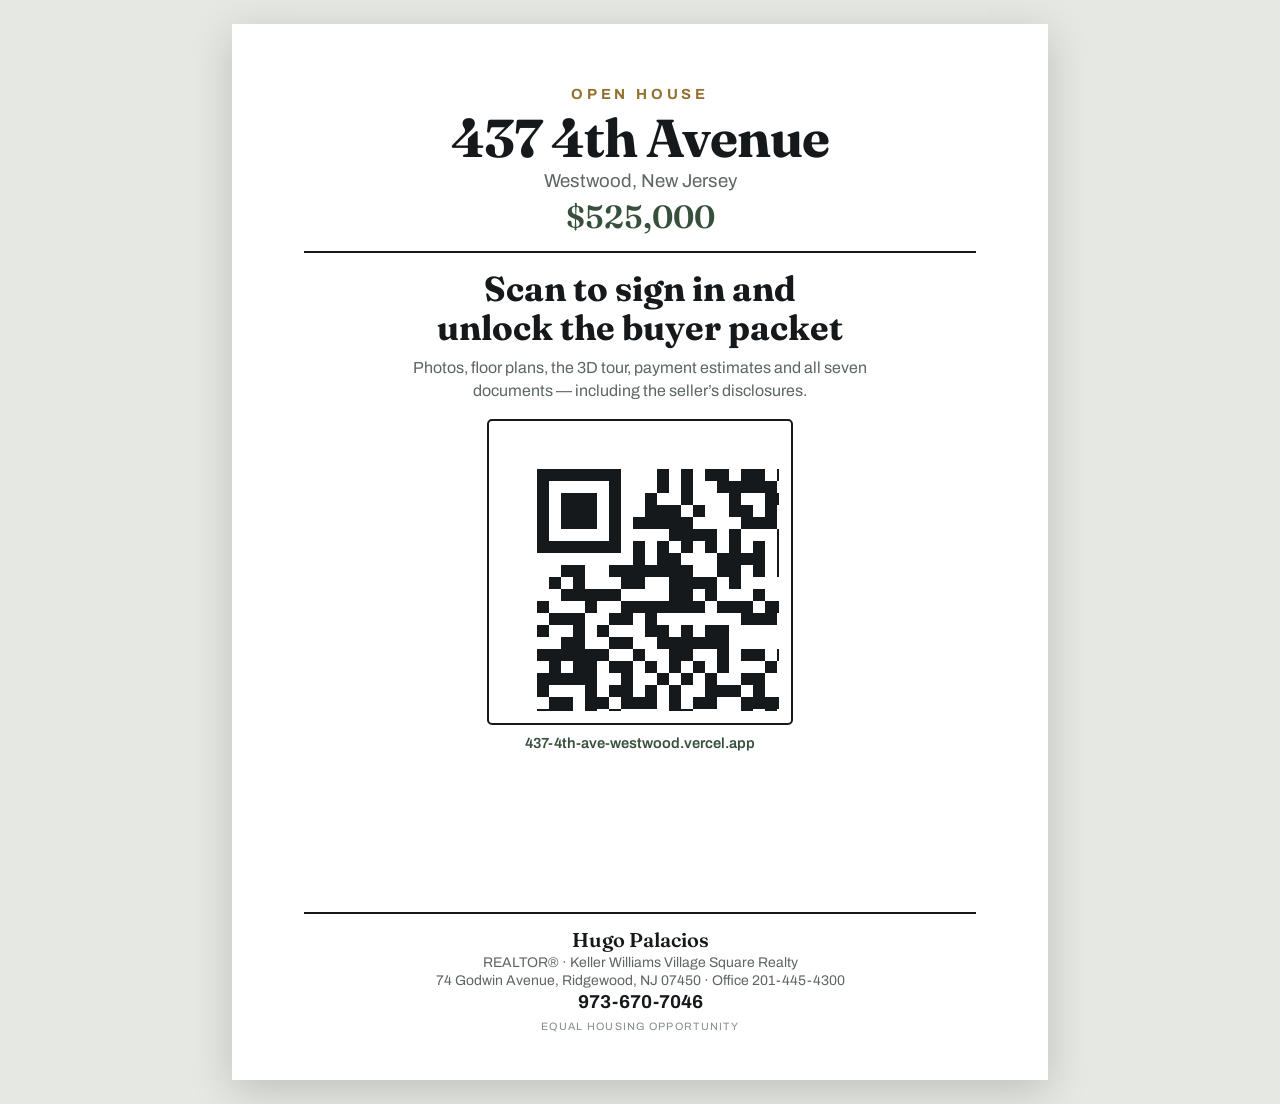
<file: qr/437-open-house-sign.html>
<!doctype html>
<html lang="en">
<head>
<meta charset="utf-8">
<title>Scan to Register &mdash; 437 4th Avenue</title>
<link rel="stylesheet" href="https://fonts.googleapis.com/css2?family=Archivo:wght@400;500;600;700&family=Fraunces:opsz,wght@9..144,600;9..144,700&display=swap">
<style>
  /* Sized to fit US Letter with room to spare: the block below totals roughly
     600pt inside a 709pt content box, so a font fallback or a printer that
     rounds differently still cannot push the footer onto a second page. */
  @page { size: letter portrait; margin: 0; }
  * { box-sizing: border-box; }
  html, body { margin: 0; padding: 0; }
  body {
    background: #fff; color: #16191B;
    font-family: "Archivo", Helvetica, Arial, sans-serif;
    -webkit-print-color-adjust: exact; print-color-adjust: exact;
  }
  .sheet {
    width: 8.5in; height: 11in; margin: 0 auto; padding: .65in .75in .5in;
    display: flex; flex-direction: column; align-items: center; text-align: center;
    overflow: hidden; break-inside: avoid;
  }
  .eyebrow { font-size: 11pt; font-weight: 700; letter-spacing: .26em; text-transform: uppercase; color: #94702F; margin: 0; }
  h1 { font-family: "Fraunces", Georgia, serif; font-size: 40pt; font-weight: 700; letter-spacing: -.02em; margin: .1in 0 0; line-height: 1; }
  .city { font-size: 14pt; color: #5D6661; margin: .06in 0 0; }
  .price { font-family: "Fraunces", Georgia, serif; font-size: 24pt; font-weight: 600; color: #37503C; margin: .08in 0 0; line-height: 1.1; }
  .rule { width: 100%; height: 2px; background: #16191B; margin: .18in 0; flex: none; }
  .cta { font-family: "Fraunces", Georgia, serif; font-size: 26pt; font-weight: 700; line-height: 1.12; margin: 0; }
  .sub { font-size: 12pt; color: #5D6661; margin: .08in 0 0; max-width: 5.3in; line-height: 1.45; }
  .qr { margin-top: .18in; padding: .12in; border: 2px solid #16191B; border-radius: 5px; background: #fff; flex: none; }
  .qr svg { width: 2.9in; height: 2.9in; display: block; }
  .url { margin: .11in 0 0; font-size: 11pt; font-weight: 600; color: #37503C; word-break: break-all; }
  .foot { margin-top: auto; width: 100%; border-top: 2px solid #16191B; padding-top: .13in; flex: none; }
  .foot b { font-family: "Fraunces", Georgia, serif; font-size: 15pt; font-weight: 600; }
  .foot .line { font-size: 10.5pt; color: #5D6661; margin: .03in 0 0; }
  .foot .phone { font-size: 14pt; font-weight: 700; margin: .05in 0 0; }
  .eho { font-size: 8pt; letter-spacing: .12em; text-transform: uppercase; color: #858E88; margin: .09in 0 0; }
  @media screen { body { background: #E6E9E3; padding: 24px 0; } .sheet { background: #fff; box-shadow: 0 10px 40px rgba(0,0,0,.18); } }
</style>
</head>
<body>
  <div class="sheet">
    <p class="eyebrow">Open House</p>
    <h1>437 4th Avenue</h1>
    <p class="city">Westwood, New Jersey</p>
    <p class="price">$525,000</p>

    <div class="rule"></div>

    <p class="cta">Scan to sign in and<br>unlock the buyer packet</p>
    <p class="sub">Photos, floor plans, the 3D tour, payment estimates and all seven
      documents &mdash; including the seller&rsquo;s disclosures.</p>

    <div class="qr"><svg xmlns="http://www.w3.org/2000/svg" width="564" height="564" class="segno"><g transform="scale(12)"><path fill="#fff" d="M0 0h47v47h-47z"/><path class="qrline" stroke="#16191b" d="M3 3.5h7m3 0h1m1 0h1m1 0h2m1 0h2m1 0h1m4 0h1m2 0h1m2 0h2m1 0h7m-41 1h1m5 0h1m3 0h1m1 0h1m2 0h5m1 0h1m1 0h3m6 0h1m1 0h1m5 0h1m-41 1h1m1 0h3m1 0h1m2 0h1m2 0h1m3 0h1m2 0h2m6 0h2m1 0h2m2 0h1m1 0h3m1 0h1m-41 1h1m1 0h3m1 0h1m2 0h3m1 0h1m2 0h2m1 0h1m1 0h1m2 0h1m1 0h2m1 0h1m2 0h1m1 0h1m1 0h3m1 0h1m-41 1h1m1 0h3m1 0h1m1 0h5m4 0h3m1 0h1m3 0h3m1 0h3m2 0h1m1 0h3m1 0h1m-41 1h1m5 0h1m4 0h4m1 0h1m3 0h1m1 0h1m1 0h1m3 0h1m1 0h3m1 0h1m5 0h1m-41 1h7m1 0h1m1 0h1m1 0h1m1 0h1m1 0h1m1 0h1m1 0h1m1 0h1m1 0h1m1 0h1m1 0h1m1 0h1m1 0h1m1 0h7m-33 1h1m1 0h2m3 0h4m1 0h1m1 0h2m4 0h2m1 0h2m-31 1h2m2 0h7m2 0h2m1 0h1m1 0h1m1 0h2m2 0h1m2 0h1m1 0h4m1 0h1m-36 1h1m1 0h1m3 0h2m2 0h4m1 0h1m5 0h1m1 0h3m1 0h1m2 0h1m1 0h4m1 0h1m1 0h1m-39 1h5m4 0h2m1 0h1m3 0h1m2 0h1m2 0h1m1 0h1m2 0h2m7 0h2m-40 1h1m3 0h1m2 0h7m1 0h3m1 0h6m7 0h1m2 0h1m3 0h2m-40 1h3m2 0h2m1 0h1m7 0h3m2 0h1m1 0h2m1 0h1m1 0h1m1 0h2m4 0h2m1 0h1m-41 1h1m2 0h1m1 0h1m3 0h2m1 0h1m1 0h2m6 0h1m1 0h3m2 0h3m2 0h2m1 0h1m2 0h1m-39 1h2m2 0h2m2 0h6m5 0h3m4 0h1m2 0h2m1 0h2m3 0h2m-41 1h6m2 0h1m2 0h2m2 0h1m1 0h2m1 0h1m1 0h3m1 0h2m2 0h1m3 0h4m1 0h2m-40 1h1m1 0h2m1 0h2m1 0h1m1 0h1m1 0h1m1 0h1m3 0h1m2 0h1m2 0h1m2 0h1m2 0h1m4 0h1m2 0h1m-40 1h5m2 0h1m2 0h1m1 0h1m1 0h1m2 0h2m2 0h3m1 0h1m1 0h1m4 0h2m1 0h1m-36 1h1m3 0h1m1 0h2m1 0h1m1 0h1m2 0h3m1 0h1m5 0h2m1 0h2m3 0h1m1 0h1m1 0h2m1 0h1m-39 1h2m1 0h2m1 0h3m1 0h1m1 0h2m2 0h4m3 0h4m1 0h1m2 0h2m1 0h1m1 0h2m-39 1h3m1 0h1m1 0h1m4 0h2m4 0h1m1 0h1m1 0h1m4 0h1m1 0h9m1 0h1m-38 1h1m2 0h1m4 0h6m2 0h1m2 0h2m1 0h3m2 0h1m1 0h3m1 0h3m2 0h2m-41 1h3m1 0h1m1 0h1m1 0h1m2 0h1m1 0h1m4 0h1m1 0h1m2 0h4m1 0h1m4 0h2m1 0h4m-39 1h1m1 0h2m3 0h1m1 0h2m3 0h4m1 0h1m5 0h2m2 0h3m1 0h1m5 0h1m-41 1h1m1 0h1m2 0h2m3 0h1m1 0h2m1 0h1m1 0h1m4 0h3m1 0h1m1 0h3m2 0h1m3 0h4m-40 1h2m1 0h1m2 0h1m5 0h1m2 0h1m1 0h1m1 0h3m1 0h4m1 0h4m1 0h1m2 0h4m-41 1h4m2 0h1m2 0h3m1 0h2m1 0h1m4 0h1m1 0h1m5 0h9m2 0h1m-39 1h4m2 0h1m4 0h4m1 0h2m2 0h2m1 0h4m2 0h2m3 0h2m2 0h1m-39 1h1m1 0h3m2 0h1m2 0h2m1 0h4m3 0h2m3 0h1m2 0h4m1 0h3m-33 1h1m2 0h1m3 0h2m4 0h2m1 0h5m2 0h2m2 0h1m2 0h1m1 0h1m1 0h1m-40 1h1m1 0h1m1 0h3m1 0h5m3 0h1m1 0h1m2 0h1m3 0h3m1 0h1m2 0h3m2 0h1m-35 1h1m1 0h1m1 0h1m1 0h3m4 0h3m1 0h2m2 0h2m1 0h1m1 0h3m2 0h1m2 0h2m1 0h1m-40 1h1m2 0h1m1 0h2m1 0h1m1 0h1m5 0h1m1 0h2m3 0h1m4 0h1m1 0h6m1 0h2m-32 1h1m1 0h3m3 0h1m2 0h3m2 0h3m1 0h1m3 0h1m3 0h1m2 0h2m-41 1h7m1 0h6m2 0h4m1 0h1m2 0h3m1 0h5m1 0h1m1 0h1m2 0h1m-40 1h1m5 0h1m2 0h1m3 0h5m3 0h1m1 0h1m1 0h3m2 0h1m1 0h1m3 0h1m3 0h1m-41 1h1m1 0h3m1 0h1m3 0h2m2 0h1m1 0h1m2 0h2m1 0h1m1 0h1m4 0h1m2 0h5m1 0h1m-39 1h1m1 0h3m1 0h1m1 0h2m2 0h4m1 0h1m2 0h4m1 0h6m5 0h1m1 0h3m-41 1h1m1 0h3m1 0h1m1 0h4m3 0h1m1 0h1m1 0h3m1 0h3m3 0h2m1 0h1m2 0h1m1 0h2m1 0h1m-41 1h1m5 0h1m2 0h1m4 0h6m2 0h1m1 0h2m2 0h1m3 0h1m3 0h1m2 0h1m-40 1h7m3 0h1m4 0h1m2 0h1m2 0h1m2 0h1m2 0h1m3 0h4m4 0h1"/></g></svg>
</div>
    <p class="url">437-4th-ave-westwood.vercel.app</p>

    <div class="foot">
      <b>Hugo Palacios</b>
      <p class="line">REALTOR&reg; &middot; Keller Williams Village Square Realty</p>
      <p class="line">74 Godwin Avenue, Ridgewood, NJ 07450 &middot; Office 201-445-4300</p>
      <p class="phone">973-670-7046</p>
      <p class="eho">Equal Housing Opportunity</p>
    </div>
  </div>
</body>
</html>
</file>
<file: styles.css>
/* ==========================================================================
   437 4th Avenue, Westwood NJ — property site
   Palette: lime-wash paper, slate ink, deep moss accent, brass hairlines,
   KW-adjacent brick reserved strictly for urgency (open house, required).
   ========================================================================== */

:root {
  /* surfaces */
  --bg:        #F1F2EF;
  --bg-alt:    #E6E9E3;
  --card:      #FBFBF9;
  --ink-band:  #191D1A;   /* the one dark band (the barn) — same in both themes */

  /* text */
  --text:      #16191B;
  --text-2:    #5D6661;
  --text-3:    #858E88;
  --on-dark:   #EDEFE9;
  --on-dark-2: #A3ADA4;

  /* structure */
  --line:      #D7DAD3;
  --line-soft: #E4E7E0;

  /* accents */
  --accent:      #37503C;
  --accent-deep: #2A3E2E;
  --accent-soft: #E0E7DE;
  --on-accent:   #FBFBF9;
  --brass:       #94702F;
  --alert:       #AF1F2B;
  --alert-soft:  #F6E4E5;
  --plan-filter: none;

  --shadow: 0 1px 2px rgba(22,25,27,.05), 0 8px 28px -12px rgba(22,25,27,.16);
  --shadow-lg: 0 2px 6px rgba(22,25,27,.07), 0 24px 60px -20px rgba(22,25,27,.28);

  --display: "Fraunces", "Iowan Old Style", Georgia, "Times New Roman", serif;
  --body: "Archivo", "Helvetica Neue", Helvetica, Arial, sans-serif;

  --wrap: 1180px;
  --gutter: clamp(1.125rem, 4vw, 3.5rem);
  --radius: 3px;
}

@media (prefers-color-scheme: dark) {
  :root:not([data-theme="light"]) {
    --bg:        #121513;
    --bg-alt:    #0B0D0B;
    --card:      #1A1E1B;
    --text:      #E9ECE7;
    --text-2:    #9DA79F;
    --text-3:    #7C857E;
    --line:      #2B302C;
    --line-soft: #232823;
    --accent:      #93B599;
    --accent-deep: #B4CEB8;
    --accent-soft: #1E2A21;
    --on-accent:   #0E1410;
    --brass:       #CFA35E;
    --alert:       #EC7079;
    --alert-soft:  #2E1618;
    --plan-filter: invert(1) hue-rotate(180deg);
    --shadow: 0 1px 2px rgba(0,0,0,.4), 0 8px 28px -12px rgba(0,0,0,.6);
    --shadow-lg: 0 2px 6px rgba(0,0,0,.5), 0 24px 60px -20px rgba(0,0,0,.75);
  }
}

:root[data-theme="dark"] {
  --bg:        #121513;
  --bg-alt:    #0B0D0B;
  --card:      #1A1E1B;
  --text:      #E9ECE7;
  --text-2:    #9DA79F;
  --text-3:    #7C857E;
  --line:      #2B302C;
  --line-soft: #232823;
  --accent:      #93B599;
  --accent-deep: #B4CEB8;
  --accent-soft: #1E2A21;
  --on-accent:   #0E1410;
  --brass:       #CFA35E;
  --alert:       #EC7079;
  --alert-soft:  #2E1618;
  --plan-filter: invert(1) hue-rotate(180deg);
  --shadow: 0 1px 2px rgba(0,0,0,.4), 0 8px 28px -12px rgba(0,0,0,.6);
  --shadow-lg: 0 2px 6px rgba(0,0,0,.5), 0 24px 60px -20px rgba(0,0,0,.75);
}

/* --------------------------------------------------------------- base --- */

*, *::before, *::after { box-sizing: border-box; }

html { -webkit-text-size-adjust: 100%; scroll-behavior: smooth; }
@media (prefers-reduced-motion: reduce) {
  html { scroll-behavior: auto; }
  *, *::before, *::after { animation-duration: .01ms !important; transition-duration: .01ms !important; }
}

body {
  margin: 0;
  background: var(--bg);
  color: var(--text);
  font-family: var(--body);
  font-size: 16.5px;
  line-height: 1.65;
  font-variant-numeric: tabular-nums;
  -webkit-font-smoothing: antialiased;
  overflow-x: clip;
}

img { max-width: 100%; height: auto; display: block; }
a { color: inherit; }

h1, h2, h3, h4 {
  font-family: var(--display);
  font-weight: 600;
  line-height: 1.08;
  letter-spacing: -.015em;
  text-wrap: balance;
  margin: 0;
  font-variation-settings: "SOFT" 0, "WONK" 0;
}

p { margin: 0; }

:where(a, button, input, select, textarea, summary, [tabindex]):focus-visible {
  outline: 2px solid var(--accent);
  outline-offset: 3px;
  border-radius: 2px;
}

.wrap { width: 100%; max-width: var(--wrap); margin-inline: auto; padding-inline: var(--gutter); }
.sr { position: absolute; width: 1px; height: 1px; padding: 0; margin: -1px; overflow: hidden; clip: rect(0 0 0 0); white-space: nowrap; border: 0; }

/* shared typographic pieces ------------------------------------------- */

.eyebrow {
  font-size: .68rem;
  font-weight: 600;
  letter-spacing: .19em;
  text-transform: uppercase;
  color: var(--brass);
  margin: 0;
}

.section-head { display: flex; flex-direction: column; gap: .55rem; max-width: 46rem; }
.section-head h2 { font-size: clamp(1.85rem, 4.2vw, 2.9rem); }
.section-head .lede { color: var(--text-2); font-size: 1.02rem; max-width: 40rem; }

section { padding-block: clamp(3.25rem, 7vw, 5.75rem); }
.band-alt { background: var(--bg-alt); }

/* the gambrel rule — the Dutch Colonial roofline, used as a divider ---- */
.gambrel {
  display: block; width: 100%; height: 14px; color: var(--line);
  margin-block: clamp(2rem, 5vw, 3.25rem);
}

/* buttons ------------------------------------------------------------- */

.btn {
  display: inline-flex; align-items: center; justify-content: center; gap: .5rem;
  font-family: var(--body); font-size: .875rem; font-weight: 600;
  letter-spacing: .04em; text-transform: uppercase;
  padding: .92rem 1.5rem; border-radius: var(--radius);
  border: 1px solid transparent; cursor: pointer; text-decoration: none;
  transition: background-color .18s ease, color .18s ease, border-color .18s ease, transform .18s ease;
}
.btn:active { transform: translateY(1px); }
.btn-primary { background: var(--accent); color: var(--on-accent); }
.btn-primary:hover { background: var(--accent-deep); }
.btn-ghost { background: transparent; color: var(--text); border-color: var(--line); }
.btn-ghost:hover { border-color: var(--accent); color: var(--accent); }
.btn-onphoto { background: rgba(251,251,249,.94); color: #16191B; }
.btn-onphoto:hover { background: #fff; }

/* --------------------------------------------------------------- nav --- */

.topbar {
  position: sticky; top: 0; z-index: 60;
  background: color-mix(in srgb, var(--bg) 88%, transparent);
  backdrop-filter: blur(14px); -webkit-backdrop-filter: blur(14px);
  border-bottom: 1px solid transparent;
  transition: border-color .2s ease, background-color .2s ease;
}
.topbar.is-stuck { border-bottom-color: var(--line); }
.topbar-inner { display: flex; align-items: center; justify-content: space-between; gap: 1.25rem; height: 58px; }
.brandmark { display: flex; align-items: baseline; gap: .55rem; text-decoration: none; flex: 0 0 auto; }
.brandmark b { font-family: var(--display); font-weight: 600; font-size: 1.02rem; letter-spacing: -.01em; white-space: nowrap; }
.brandmark span { display: none; font-size: .7rem; letter-spacing: .16em; text-transform: uppercase; color: var(--text-3); white-space: nowrap; }
@media (min-width: 560px) { .brandmark span { display: inline; } }
.navlinks { display: none; gap: clamp(.7rem, 1.5vw, 1.45rem); flex: 1 1 auto; min-width: 0; justify-content: center; overflow: hidden; }
.navlinks a { font-size: .75rem; font-weight: 500; letter-spacing: .06em; text-transform: uppercase; color: var(--text-2); text-decoration: none; white-space: nowrap; }
.navlinks a:hover { color: var(--accent); }
.topbar .btn { padding: .6rem 1rem; font-size: .74rem; flex: 0 0 auto; }
@media (min-width: 1040px) { .navlinks { display: flex; } }
/* Below this the seven links no longer fit beside the mark and the button. */
@media (max-width: 1199px) { .navlinks a.nav-opt { display: none; } }

/* ------------------------------------------------------------- hero --- */

.hero { position: relative; background: var(--ink-band); color: var(--on-dark); overflow: hidden; padding: 0; }
.hero-media { position: relative; }
.hero-media img { width: 100%; height: clamp(300px, 62vh, 620px); object-fit: cover; object-position: center 58%; }
.hero-media::after {
  content: ""; position: absolute; inset: 0;
  background: linear-gradient(180deg, rgba(12,15,13,.58) 0%, rgba(12,15,13,.1) 32%, rgba(12,15,13,.35) 66%, rgba(12,15,13,.9) 100%);
}
.hero-badge {
  position: absolute; top: 1.1rem; left: 0; right: 0; z-index: 2;
  display: flex; justify-content: flex-start;
}
.pill-live {
  display: inline-flex; align-items: center; gap: .5rem;
  background: var(--alert); color: #fff; border-radius: 100px;
  padding: .42rem .95rem .42rem .8rem;
  font-size: .68rem; font-weight: 700; letter-spacing: .15em; text-transform: uppercase;
}
.pill-live::before { content: ""; width: 7px; height: 7px; border-radius: 50%; background: #fff; box-shadow: 0 0 0 0 rgba(255,255,255,.7); animation: ping 2.4s ease-out infinite; }
@keyframes ping { 0% { box-shadow: 0 0 0 0 rgba(255,255,255,.65); } 70%, 100% { box-shadow: 0 0 0 9px rgba(255,255,255,0); } }

.hero-copy { position: absolute; left: 0; right: 0; bottom: 0; z-index: 2; padding-bottom: clamp(1.25rem, 3vw, 2.25rem); }
.hero-copy .kicker { font-size: .7rem; letter-spacing: .2em; text-transform: uppercase; color: var(--on-dark-2); }
.hero-copy h1 { font-size: clamp(2.1rem, 7vw, 4.25rem); color: #fff; margin-top: .35rem; letter-spacing: -.025em; }
.hero-copy .sub { color: var(--on-dark-2); font-size: clamp(.9rem, 2vw, 1.05rem); margin-top: .3rem; }

.hero-rail { background: var(--ink-band); color: var(--on-dark); border-top: 1px solid rgba(255,255,255,.1); }
.hero-rail-inner { display: flex; flex-wrap: wrap; align-items: center; gap: 1rem 2.25rem; padding-block: 1.15rem; }
.hero-price { font-family: var(--display); font-size: clamp(1.7rem, 5vw, 2.35rem); font-weight: 600; color: #fff; letter-spacing: -.02em; line-height: 1; }
.hero-price small { display: block; font-family: var(--body); font-size: .64rem; font-weight: 600; letter-spacing: .18em; text-transform: uppercase; color: var(--on-dark-2); margin-bottom: .4rem; }
.hero-facts { display: flex; flex-wrap: wrap; gap: .4rem 1.6rem; font-size: .9rem; color: var(--on-dark-2); }
.hero-facts b { color: #fff; font-weight: 600; }
.hero-cta { margin-left: auto; display: flex; gap: .6rem; flex-wrap: wrap; }

/* ------------------------------------------------------- open house --- */

.oh-grid { display: grid; gap: 1rem; grid-template-columns: 1fr; margin-top: 1.75rem; }
@media (min-width: 720px) { .oh-grid { grid-template-columns: repeat(3, 1fr); } }

.oh-card {
  background: var(--card); border: 1px solid var(--line); border-radius: var(--radius);
  padding: 1.35rem 1.4rem; display: flex; flex-direction: column; gap: .3rem;
  border-top: 3px solid var(--accent);
}
.oh-card.is-broker { border-top-color: var(--brass); }
.oh-card .day { font-family: var(--display); font-size: 1.45rem; font-weight: 600; }
.oh-card .time { color: var(--text-2); font-size: 1rem; }
.oh-card .tag { font-size: .64rem; font-weight: 700; letter-spacing: .16em; text-transform: uppercase; color: var(--accent); margin-bottom: .35rem; }
.oh-card.is-broker .tag { color: var(--brass); }
.oh-card .note { font-size: .82rem; color: var(--text-3); margin-top: .5rem; }
.oh-card.is-past { opacity: .5; }

/* ------------------------------------------------------- stat strip --- */

.stats {
  display: grid; grid-template-columns: repeat(2, 1fr);
  border-top: 1px solid var(--line); border-left: 1px solid var(--line);
}
@media (min-width: 620px) { .stats { grid-template-columns: repeat(3, 1fr); } }
@media (min-width: 940px) { .stats { grid-template-columns: repeat(6, 1fr); } }
.stat { padding: 1.15rem 1.15rem 1.25rem; border-right: 1px solid var(--line); border-bottom: 1px solid var(--line); }
.stat dt { font-size: .64rem; font-weight: 600; letter-spacing: .16em; text-transform: uppercase; color: var(--text-3); }
.stat dd { margin: .35rem 0 0; font-family: var(--display); font-size: 1.42rem; font-weight: 600; letter-spacing: -.01em; }
.stat dd small { display: block; font-family: var(--body); font-size: .76rem; font-weight: 400; letter-spacing: 0; color: var(--text-3); margin-top: .15rem; }

/* ----------------------------------------------------------- story --- */

.story { display: grid; gap: clamp(1.75rem, 4vw, 3.25rem); align-items: start; }
@media (min-width: 900px) { .story { grid-template-columns: minmax(0,1fr) minmax(0,.85fr); } }
.story-copy { display: flex; flex-direction: column; gap: 1.1rem; max-width: 36rem; }
.story-copy p { font-size: 1.06rem; line-height: 1.72; color: var(--text-2); }
.story-copy p.lead { font-size: clamp(1.18rem, 2.4vw, 1.4rem); line-height: 1.5; color: var(--text); font-family: var(--display); font-weight: 400; }
.story-copy p.lead em { font-style: italic; font-variation-settings: "SOFT" 8, "WONK" 1; }
.story-figure { position: relative; }
.story-figure img { width: 100%; aspect-ratio: 4/3; object-fit: cover; border-radius: var(--radius); }
.story-figure figcaption { margin-top: .6rem; font-size: .78rem; color: var(--text-3); letter-spacing: .04em; }

.hilites { list-style: none; margin: .5rem 0 0; padding: 0; display: grid; gap: .05rem; }
.hilites li { display: grid; grid-template-columns: 18px 1fr; gap: .7rem; padding: .6rem 0; border-bottom: 1px solid var(--line-soft); align-items: start; font-size: .96rem; }
.hilites li::before { content: ""; width: 7px; height: 7px; margin-top: .55rem; border-radius: 50%; background: var(--accent); }
.hilites b { font-weight: 600; }

/* --------------------------------------------------------- gallery --- */

.gal-filters { display: flex; gap: .45rem; flex-wrap: wrap; margin-top: 1.6rem; }
.chip {
  font-family: var(--body); font-size: .78rem; font-weight: 500; letter-spacing: .03em;
  padding: .5rem .95rem; border-radius: 100px; cursor: pointer;
  background: transparent; color: var(--text-2); border: 1px solid var(--line);
  transition: all .16s ease;
}
.chip:hover { border-color: var(--accent); color: var(--accent); }
.chip[aria-pressed="true"] { background: var(--accent); border-color: var(--accent); color: var(--on-accent); }

.gal { display: grid; gap: .5rem; grid-template-columns: repeat(2, 1fr); margin-top: 1.5rem; }
@media (min-width: 700px) { .gal { grid-template-columns: repeat(3, 1fr); gap: .65rem; } }
@media (min-width: 1040px) { .gal { grid-template-columns: repeat(4, 1fr); } }
.gal button {
  position: relative; padding: 0; border: 0; background: var(--bg-alt); cursor: pointer;
  border-radius: var(--radius); overflow: hidden; aspect-ratio: 3/2; display: block; width: 100%;
}
.gal button.tall { aspect-ratio: 3/2; }
@media (min-width: 700px) { .gal button.wide { grid-column: span 2; } }
.gal img { width: 100%; height: 100%; object-fit: cover; transition: transform .5s cubic-bezier(.2,.7,.3,1); }
.gal button:hover img { transform: scale(1.045); }
.gal figcaption {
  position: absolute; left: 0; right: 0; bottom: 0; text-align: left;
  padding: 1.6rem .7rem .55rem; font-size: .74rem; font-weight: 500; color: #fff;
  background: linear-gradient(180deg, rgba(10,12,10,0), rgba(10,12,10,.78));
  opacity: 0; transition: opacity .22s ease;
}
.gal button:hover figcaption, .gal button:focus-visible figcaption { opacity: 1; }
@media (hover: none) { .gal figcaption { opacity: 1; } }

/* lightbox */
.lb { position: fixed; inset: 0; z-index: 200; background: rgba(9,11,10,.97); display: none; }
.lb[open], .lb.is-open { display: grid; grid-template-rows: auto 1fr auto; }
.lb-top { display: flex; align-items: center; justify-content: space-between; gap: 1rem; padding: .9rem clamp(.9rem, 3vw, 1.6rem); color: #E9ECE7; }
.lb-count { font-size: .78rem; letter-spacing: .12em; text-transform: uppercase; color: #96A098; }
.lb-stage { position: relative; display: grid; place-items: center; min-height: 0; padding-inline: clamp(.5rem, 4vw, 4.5rem); }
.lb-stage img { max-width: 100%; max-height: 100%; width: auto; height: auto; object-fit: contain; border-radius: 2px; }
.lb-cap { padding: .85rem clamp(.9rem, 3vw, 1.6rem) 1.4rem; color: #96A098; font-size: .88rem; text-align: center; }
.lb-btn {
  background: rgba(255,255,255,.08); color: #fff; border: 1px solid rgba(255,255,255,.16);
  width: 44px; height: 44px; border-radius: 50%; cursor: pointer; display: grid; place-items: center;
  font-size: 1.2rem; line-height: 1; transition: background .16s ease;
}
.lb-btn:hover { background: rgba(255,255,255,.18); }
.lb-nav { position: absolute; top: 50%; transform: translateY(-50%); }
.lb-prev { left: clamp(.25rem, 1.5vw, 1rem); }
.lb-next { right: clamp(.25rem, 1.5vw, 1rem); }

/* ------------------------------------------------------------ barn --- */

.barn { background: var(--ink-band); color: var(--on-dark); }
.barn-grid { display: grid; gap: clamp(1.5rem, 4vw, 3rem); align-items: center; }
@media (min-width: 900px) { .barn-grid { grid-template-columns: minmax(0,.95fr) minmax(0,1.05fr); } }
.barn h2 { color: #fff; font-size: clamp(2rem, 5vw, 3.1rem); }
.barn .eyebrow { color: var(--brass); }
.barn p { color: var(--on-dark-2); font-size: 1.05rem; line-height: 1.7; }
.barn-uses { list-style: none; margin: 1.4rem 0 0; padding: 0; display: flex; flex-wrap: wrap; gap: .45rem; }
.barn-uses li { border: 1px solid rgba(255,255,255,.2); border-radius: 100px; padding: .42rem .95rem; font-size: .8rem; color: var(--on-dark); }
.barn-figs { display: grid; grid-template-columns: 1fr 1fr; gap: .6rem; }
.barn-figs img { width: 100%; height: auto; aspect-ratio: 3/4; object-fit: cover; border-radius: var(--radius); }

/* ------------------------------------------------------------ tour --- */

.tour-shell { position: relative; margin-top: 1.75rem; border-radius: var(--radius); overflow: hidden; background: var(--bg-alt); border: 1px solid var(--line); }
.tour-shell .poster { width: 100%; aspect-ratio: 16/9; object-fit: cover; }
.tour-overlay {
  position: absolute; inset: 0; display: grid; place-items: center; gap: 1rem;
  background: linear-gradient(180deg, rgba(10,14,11,.25), rgba(10,14,11,.72));
  border: 0; cursor: pointer; width: 100%; color: #fff; font-family: var(--body);
}
.tour-overlay .ring { width: 74px; height: 74px; border-radius: 50%; border: 1.5px solid rgba(255,255,255,.85); display: grid; place-items: center; transition: transform .25s ease, background .25s ease; }
.tour-overlay:hover .ring { transform: scale(1.07); background: rgba(255,255,255,.14); }
.tour-overlay .label { font-size: .78rem; font-weight: 600; letter-spacing: .18em; text-transform: uppercase; }
.tour-shell iframe { width: 100%; aspect-ratio: 16/9; border: 0; display: block; }
.tour-foot { display: flex; flex-wrap: wrap; gap: .5rem 1.25rem; align-items: center; justify-content: space-between; margin-top: .85rem; font-size: .84rem; color: var(--text-3); }
.tour-foot a { color: var(--accent); font-weight: 600; }

/* ------------------------------------------------------------ plans --- */

.plan-tabs { display: flex; gap: .4rem; flex-wrap: wrap; margin-top: 1.6rem; }
.plan-body { display: grid; gap: clamp(1.25rem, 3vw, 2.5rem); margin-top: 1.4rem; align-items: start; }
@media (min-width: 880px) { .plan-body { grid-template-columns: minmax(0,1.35fr) minmax(0,1fr); } }
.plan-view { background: var(--card); border: 1px solid var(--line); border-radius: var(--radius); padding: clamp(.75rem, 2vw, 1.5rem); }
.plan-view img { width: 100%; border-radius: 2px; }
.plan-view img { filter: var(--plan-filter); }

.dims { width: 100%; border-collapse: collapse; font-size: .92rem; }
.dims caption { text-align: left; font-size: .64rem; font-weight: 700; letter-spacing: .16em; text-transform: uppercase; color: var(--brass); padding-bottom: .5rem; }
.dims th { text-align: left; font-weight: 500; color: var(--text-2); padding: .55rem 0; border-bottom: 1px solid var(--line-soft); }
.dims td { text-align: right; font-weight: 600; padding: .55rem 0; border-bottom: 1px solid var(--line-soft); white-space: nowrap; }
.dims tbody tr:last-child th, .dims tbody tr:last-child td { border-bottom: 0; }
.dim-group + .dim-group { margin-top: 1.5rem; }

/* ---------------------------------------------------------- numbers --- */

.fin-grid { display: grid; gap: 1rem; grid-template-columns: 1fr; margin-top: 1.85rem; }
@media (min-width: 780px) { .fin-grid { grid-template-columns: repeat(3, 1fr); } }
.fin {
  background: var(--card); border: 1px solid var(--line); border-radius: var(--radius);
  display: flex; flex-direction: column; overflow: hidden;
}
.fin.is-best { border-color: var(--accent); box-shadow: var(--shadow); }
.fin-head { padding: 1rem 1.25rem; border-bottom: 1px solid var(--line); display: flex; align-items: baseline; justify-content: space-between; gap: .5rem; }
.fin-head b { font-family: var(--display); font-size: 1.05rem; font-weight: 600; }
.fin-head span { font-size: .68rem; font-weight: 600; letter-spacing: .13em; text-transform: uppercase; color: var(--text-3); }
.fin-pay { padding: 1.35rem 1.25rem 1.1rem; text-align: center; border-bottom: 1px solid var(--line-soft); }
.fin-pay b { display: block; font-family: var(--display); font-size: 2.35rem; font-weight: 600; letter-spacing: -.025em; line-height: 1; color: var(--accent); }
.fin-pay span { display: block; font-size: .64rem; font-weight: 600; letter-spacing: .16em; text-transform: uppercase; color: var(--text-3); margin-top: .5rem; }
.fin dl { margin: 0; padding: 1rem 1.25rem; display: grid; gap: .1rem; }
.fin dl div { display: flex; justify-content: space-between; gap: 1rem; padding: .32rem 0; font-size: .88rem; border-bottom: 1px dotted var(--line); }
.fin dl div:last-child { border-bottom: 0; }
.fin dt { color: var(--text-2); }
.fin dd { margin: 0; font-weight: 600; }
.fin-foot { margin-top: auto; padding: .95rem 1.25rem; background: var(--bg-alt); text-align: center; }
.fin-foot b { display: block; font-family: var(--display); font-size: 1.25rem; font-weight: 600; }
.fin-foot span { font-size: .62rem; font-weight: 600; letter-spacing: .16em; text-transform: uppercase; color: var(--text-3); }

.disclaimer {
  margin-top: 1.5rem; padding: 1rem 1.15rem; border-left: 3px solid var(--brass);
  background: var(--card); font-size: .8rem; line-height: 1.6; color: var(--text-2);
}
.disclaimer b { color: var(--text); }

/* ------------------------------------------------------ neighborhood --- */

.hood { display: grid; gap: 1rem; margin-top: 1.85rem; grid-template-columns: 1fr; }
@media (min-width: 760px) { .hood { grid-template-columns: repeat(2, 1fr); } }
@media (min-width: 1040px) { .hood { grid-template-columns: repeat(4, 1fr); } }
.hood-panel { background: var(--card); border: 1px solid var(--line); border-radius: var(--radius); padding: 1.25rem 1.3rem 1.35rem; }
.hood-panel h3 { font-size: 1.08rem; margin-bottom: .15rem; }
.hood-panel .sub { font-size: .78rem; color: var(--text-3); margin-bottom: .9rem; }
.walk { list-style: none; margin: 0; padding: 0; }
.walk li { display: flex; justify-content: space-between; gap: 1rem; padding: .42rem 0; border-bottom: 1px solid var(--line-soft); font-size: .9rem; }
.walk li:last-child { border-bottom: 0; }
.walk span { color: var(--text-2); }
.walk b { font-weight: 600; }
.school { display: flex; align-items: center; gap: .8rem; padding: .55rem 0; border-bottom: 1px solid var(--line-soft); }
.school:last-child { border-bottom: 0; }
.school .score { flex: none; width: 36px; height: 36px; border-radius: 50%; display: grid; place-items: center; font-weight: 700; font-size: .92rem; background: var(--accent-soft); color: var(--accent); }
.school .who b { display: block; font-size: .9rem; font-weight: 600; line-height: 1.3; }
.school .who span { font-size: .76rem; color: var(--text-3); }

/* ------------------------------------------------------------ form --- */

.register { background: var(--bg-alt); }
.reg-grid { display: grid; gap: clamp(1.75rem, 4vw, 3.5rem); align-items: start; }
@media (min-width: 940px) { .reg-grid { grid-template-columns: minmax(0,.8fr) minmax(0,1.2fr); } }

.reg-why { list-style: none; margin: 1.5rem 0 0; padding: 0; display: grid; gap: .9rem; }
.reg-why li { display: grid; grid-template-columns: 22px 1fr; gap: .75rem; font-size: .95rem; color: var(--text-2); }
.reg-why svg { margin-top: .28rem; color: var(--accent); }

form.reg { background: var(--card); border: 1px solid var(--line); border-radius: var(--radius); padding: clamp(1.25rem, 3vw, 2rem); box-shadow: var(--shadow); }
.fields { display: grid; gap: 1.05rem; grid-template-columns: 1fr; }
@media (min-width: 620px) { .fields { grid-template-columns: 1fr 1fr; } .fields .full { grid-column: 1 / -1; } }

.field { display: flex; flex-direction: column; gap: .4rem; min-width: 0; }
.field label { font-size: .72rem; font-weight: 600; letter-spacing: .1em; text-transform: uppercase; color: var(--text-2); }
.field label .req { color: var(--alert); margin-left: .15rem; }
.field input, .field select, .field textarea {
  font-family: var(--body); font-size: 1rem; color: var(--text);
  background: var(--bg); border: 1px solid var(--line); border-radius: var(--radius);
  padding: .78rem .85rem; width: 100%; transition: border-color .16s ease, box-shadow .16s ease;
}
.field textarea { resize: vertical; min-height: 84px; }
.field select { appearance: none; background-image: linear-gradient(45deg, transparent 50%, currentColor 50%), linear-gradient(135deg, currentColor 50%, transparent 50%); background-position: calc(100% - 18px) 50%, calc(100% - 13px) 50%; background-size: 5px 5px, 5px 5px; background-repeat: no-repeat; padding-right: 2.2rem; }
.field input:focus, .field select:focus, .field textarea:focus { outline: none; border-color: var(--accent); box-shadow: 0 0 0 3px var(--accent-soft); }
.field input[aria-invalid="true"], .field select[aria-invalid="true"] { border-color: var(--alert); }
.field .err { font-size: .76rem; color: var(--alert); min-height: 0; }

.consent { display: grid; grid-template-columns: 20px 1fr; gap: .7rem; align-items: start; font-size: .82rem; color: var(--text-2); line-height: 1.55; }
.consent input { width: 18px; height: 18px; margin-top: .18rem; accent-color: var(--accent); }

.form-actions { display: flex; flex-wrap: wrap; gap: .85rem; align-items: center; margin-top: 1.4rem; }
.form-actions .btn { flex: 1 1 auto; min-width: 200px; }
.form-note { font-size: .78rem; color: var(--text-3); margin-top: .9rem; }

.reg-done { display: none; text-align: center; padding: clamp(1.5rem, 4vw, 2.5rem) 1rem; }
.reg-done.is-on { display: block; }
.reg-done .tick { width: 56px; height: 56px; border-radius: 50%; background: var(--accent-soft); color: var(--accent); display: grid; place-items: center; margin: 0 auto 1.1rem; }
.reg-done h3 { font-size: 1.6rem; }
.reg-done p { color: var(--text-2); margin-top: .6rem; max-width: 32rem; margin-inline: auto; }
.reg-done .btn { margin-top: 1.4rem; }
form.reg.is-off { display: none; }

/* ------------------------------------------------------------ agent --- */

.agent-grid { display: grid; gap: clamp(1.75rem, 4vw, 3rem); align-items: start; }
@media (min-width: 880px) { .agent-grid { grid-template-columns: 280px minmax(0,1fr); } }
.agent-photo { position: relative; }
.agent-photo img { width: 100%; max-width: 280px; border-radius: var(--radius); aspect-ratio: 7/10; object-fit: cover; object-position: center top; }
.agent-name { font-size: clamp(1.9rem, 4vw, 2.6rem); }
.agent-role { font-size: .74rem; font-weight: 600; letter-spacing: .15em; text-transform: uppercase; color: var(--brass); margin-top: .5rem; }
.agent-office { font-size: .88rem; color: var(--text-2); margin-top: .45rem; }
.agent-office a { color: var(--accent); font-weight: 600; text-decoration: none; }
.agent-office a:hover { text-decoration: underline; }
.agent-bio { margin-top: 1.1rem; display: flex; flex-direction: column; gap: .9rem; color: var(--text-2); font-size: 1.02rem; line-height: 1.7; max-width: 40rem; }
.agent-meta { display: flex; flex-wrap: wrap; gap: .45rem; margin-top: 1.25rem; }
.agent-meta li { list-style: none; border: 1px solid var(--line); border-radius: 100px; padding: .35rem .85rem; font-size: .78rem; color: var(--text-2); }
.agent-contact { display: flex; flex-wrap: wrap; gap: .6rem; margin-top: 1.5rem; }

.funnels { display: grid; gap: 1rem; grid-template-columns: 1fr; margin-top: 2.5rem; }
@media (min-width: 780px) { .funnels { grid-template-columns: 1fr 1fr; } }
.funnel {
  border: 1px solid var(--line); border-radius: var(--radius); padding: 1.5rem 1.55rem 1.65rem;
  background: var(--card); display: flex; flex-direction: column; gap: .6rem;
}
.funnel.is-sell { background: var(--accent); border-color: var(--accent); color: var(--on-accent); }
.funnel h3 { font-size: 1.35rem; }
.funnel p { font-size: .95rem; color: var(--text-2); }
.funnel.is-sell p { color: inherit; opacity: .86; }
.funnel .btn { align-self: flex-start; margin-top: .7rem; }
.funnel.is-sell .btn { background: var(--card); color: var(--accent); }

/* ------------------------------------------------------------ dock --- */

.dock {
  position: fixed; left: 0; right: 0; bottom: 0; z-index: 80;
  display: grid; grid-template-columns: repeat(3, 1fr);
  background: color-mix(in srgb, var(--card) 96%, transparent);
  backdrop-filter: blur(16px); -webkit-backdrop-filter: blur(16px);
  border-top: 1px solid var(--line);
  padding-bottom: env(safe-area-inset-bottom);
}
.dock a {
  display: flex; flex-direction: column; align-items: center; gap: .22rem;
  padding: .62rem .4rem .7rem; text-decoration: none; color: var(--text-2);
  font-size: .66rem; font-weight: 600; letter-spacing: .09em; text-transform: uppercase;
}
.dock a.key { color: var(--accent); }
.dock a svg { width: 19px; height: 19px; }
@media (min-width: 1040px) { .dock { display: none; } }
@media (max-width: 1039px) { body { padding-bottom: 62px; } }

/* ---------------------------------------------------------- footer --- */

.foot { background: var(--ink-band); color: var(--on-dark-2); padding-block: clamp(2.5rem, 5vw, 3.5rem); font-size: .86rem; }
.foot-top { display: grid; gap: 1.75rem; padding-bottom: 1.75rem; border-bottom: 1px solid rgba(255,255,255,.12); }
@media (min-width: 700px)  { .foot-top { grid-template-columns: repeat(2, 1fr); } }
@media (min-width: 1000px) { .foot-top { grid-template-columns: 1.3fr 1fr 1fr 1fr; } }
.foot h4 { font-family: var(--body); font-size: .68rem; font-weight: 700; letter-spacing: .16em; text-transform: uppercase; color: var(--brass); margin-bottom: .7rem; }
.foot a { color: var(--on-dark); text-decoration: none; }
.foot a:hover { text-decoration: underline; }
.foot ul { list-style: none; margin: 0; padding: 0; display: grid; gap: .4rem; }
.foot-addr { font-family: var(--display); font-size: 1.3rem; color: #fff; font-weight: 600; }
.foot-fine { margin-top: 1.6rem; font-size: .74rem; line-height: 1.65; color: #7E877F; display: grid; gap: .7rem; }
.foot-fine p { max-width: 62rem; }
.eho { display: flex; align-items: center; gap: .6rem; margin-top: .3rem; color: var(--on-dark-2); font-size: .72rem; letter-spacing: .08em; text-transform: uppercase; }
.eho svg { flex: none; }

/* toast --------------------------------------------------------------- */
.toast {
  position: fixed; left: 50%; transform: translate(-50%, 140%); bottom: 84px; z-index: 300;
  background: var(--ink-band); color: #fff; padding: .8rem 1.2rem; border-radius: 100px;
  font-size: .85rem; box-shadow: var(--shadow-lg);
  transition: transform .34s cubic-bezier(.2,.8,.3,1), opacity .2s ease, visibility .2s;
  max-width: calc(100vw - 2rem); text-align: center;
  opacity: 0; visibility: hidden; pointer-events: none;
}
.toast.is-on { transform: translate(-50%, 0); opacity: 1; visibility: visible; }

/* ---------------------------------------------------------- packet --- */

.packet-shell {
  margin-top: 1.85rem; border: 1px solid var(--line); border-radius: var(--radius);
  background: var(--card); overflow: hidden;
}
.packet-bar {
  display: flex; flex-wrap: wrap; align-items: center; gap: .75rem 1.25rem;
  padding: 1rem 1.3rem; border-bottom: 1px solid var(--line); background: var(--bg-alt);
}
.packet-bar .state {
  display: inline-flex; align-items: center; gap: .5rem;
  font-size: .7rem; font-weight: 700; letter-spacing: .14em; text-transform: uppercase;
}
.packet-bar .state.locked { color: var(--brass); }
.packet-bar .state.open { color: var(--accent); }
.packet-bar .why { font-size: .88rem; color: var(--text-2); }
.packet-bar .btn { margin-left: auto; }

.docs { list-style: none; margin: 0; padding: 0; }
.docs li { border-bottom: 1px solid var(--line-soft); }
.docs li:last-child { border-bottom: 0; }
.docs .row {
  display: grid; grid-template-columns: 34px minmax(0,1fr) auto; gap: .9rem; align-items: center;
  padding: .95rem 1.3rem; text-decoration: none; color: inherit; width: 100%;
  font-family: var(--body); text-align: left; background: none; border: 0;
}
a.row:hover { background: var(--accent-soft); }
.docs .ic { color: var(--brass); display: grid; place-items: center; }
.docs .meta b { display: block; font-size: .96rem; font-weight: 600; line-height: 1.35; }
.docs .meta span { font-size: .8rem; color: var(--text-3); }
.docs .act { font-size: .72rem; font-weight: 700; letter-spacing: .12em; text-transform: uppercase; color: var(--text-3); white-space: nowrap; }
a.row .act { color: var(--accent); }
.packet-shell.is-locked .docs .meta b,
.packet-shell.is-locked .docs .ic { opacity: .55; }

.packet-foot { padding: .9rem 1.3rem; background: var(--bg-alt); border-top: 1px solid var(--line); font-size: .78rem; color: var(--text-3); }

/* ------------------------------------------------------ agent detail --- */

.agent-sub { font-size: 1.02rem; color: var(--text-2); margin-top: .3rem; }

.award {
  display: inline-flex; align-items: center; gap: .5rem; margin-top: 1rem;
  padding: .5rem .9rem; border: 1px solid var(--brass); border-radius: 100px;
  font-size: .8rem; font-weight: 600; color: var(--brass); line-height: 1.3;
}
.award svg { flex: none; }

.agent-meta + .agent-meta { margin-top: .5rem; }
.agent-meta + .agent-meta li { border-style: dashed; }

.agent-card {
  margin: 1.75rem 0 0; padding: 1.15rem 1.3rem;
  background: var(--card); border: 1px solid var(--line); border-radius: var(--radius);
  display: grid; gap: .85rem;
}
@media (min-width: 620px) { .agent-card { grid-template-columns: 1fr 1fr; } }
.agent-card dt { font-size: .64rem; font-weight: 700; letter-spacing: .15em; text-transform: uppercase; color: var(--text-3); }
.agent-card dd { margin: .25rem 0 0; font-size: .92rem; line-height: 1.5; }
.agent-card a { color: var(--accent); font-weight: 600; text-decoration: none; }
.agent-card a:hover { text-decoration: underline; }

.review-line { margin-top: 1.1rem; font-size: .88rem; color: var(--text-3); }
.review-line a { color: var(--accent); font-weight: 600; text-decoration: none; }
.review-line a:hover { text-decoration: underline; }

/* --------------------------------------------------------- español --- */

.es-band { background: var(--accent); color: var(--on-accent); }
.es-band .eyebrow { color: var(--on-accent); opacity: .72; }
.es-band h2 { color: var(--on-accent); font-size: clamp(1.85rem, 4.2vw, 2.75rem); margin-top: .5rem; }
.es-grid { display: grid; gap: clamp(1.5rem, 4vw, 3rem); align-items: center; }
@media (min-width: 900px) { .es-grid { grid-template-columns: minmax(0,1.5fr) minmax(0,1fr); } }
.es-lede { margin-top: .9rem; font-size: 1.05rem; line-height: 1.65; color: var(--on-accent); opacity: .9; max-width: 42rem; }
.es-lede strong { font-weight: 700; opacity: 1; }
.es-en { margin-top: .9rem; font-size: .85rem; line-height: 1.55; color: var(--on-accent); opacity: .62; max-width: 42rem; }
.es-cta { display: flex; flex-direction: column; gap: .6rem; align-items: stretch; }
.es-cta .btn { background: var(--card); color: var(--accent); text-transform: none; letter-spacing: .01em; font-size: .95rem; }
.es-cta .btn:hover { background: var(--bg); }
.es-cta .btn-quiet { background: transparent; color: var(--on-accent); border-color: color-mix(in srgb, var(--on-accent) 38%, transparent); }
.es-cta .btn-quiet:hover { background: color-mix(in srgb, var(--on-accent) 12%, transparent); color: var(--on-accent); }
</file>
